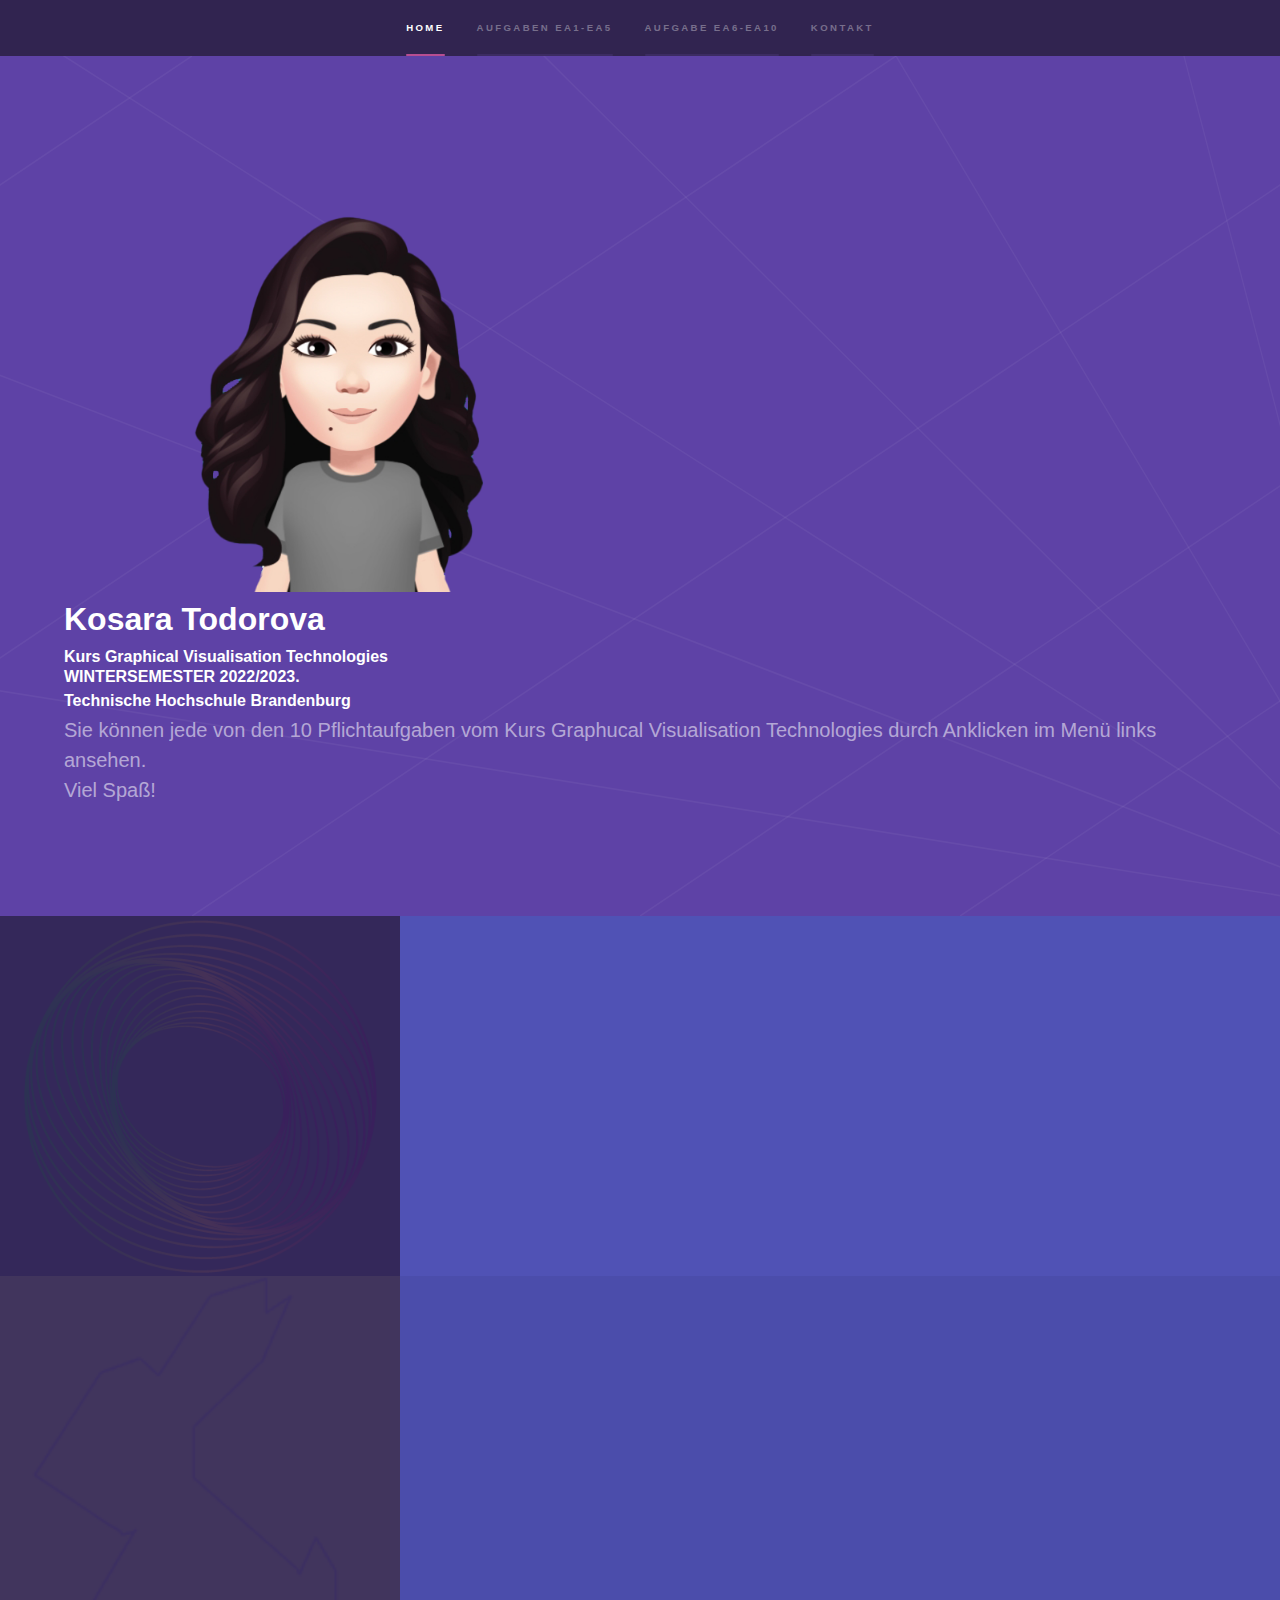
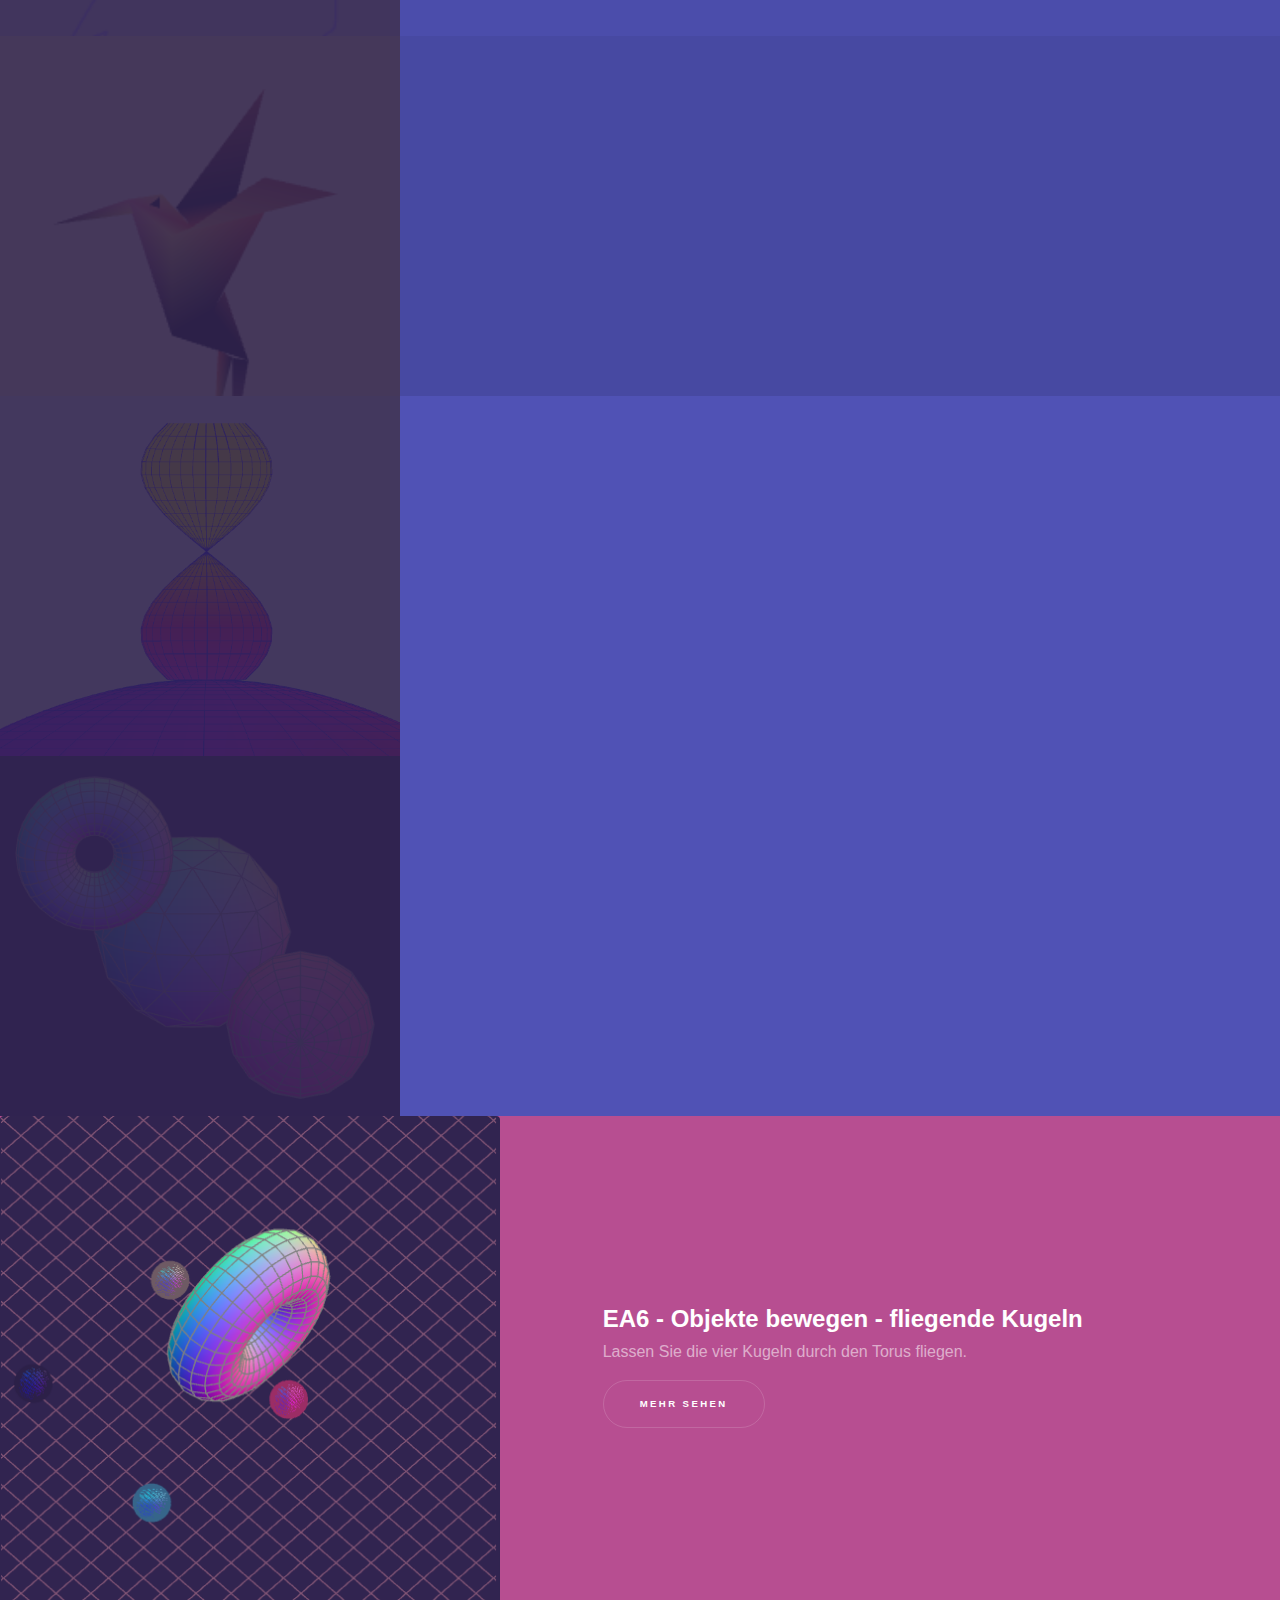
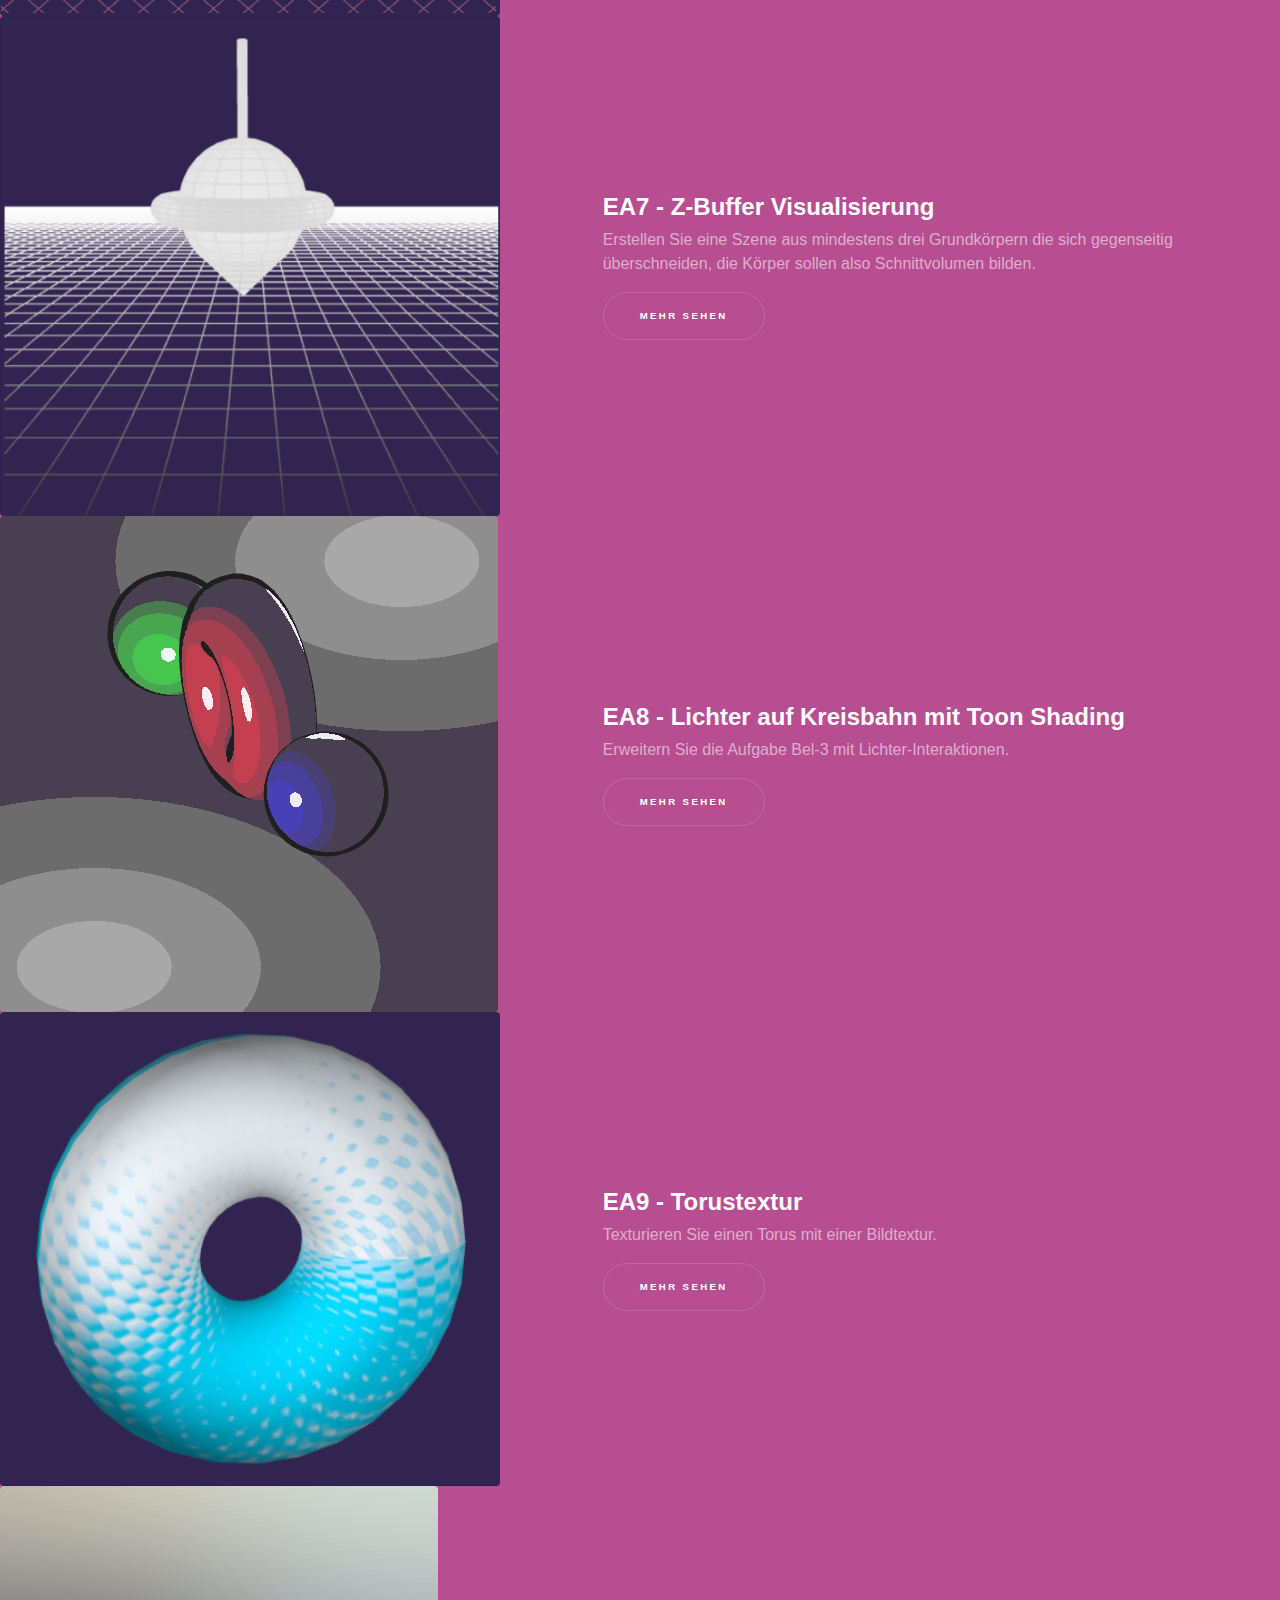
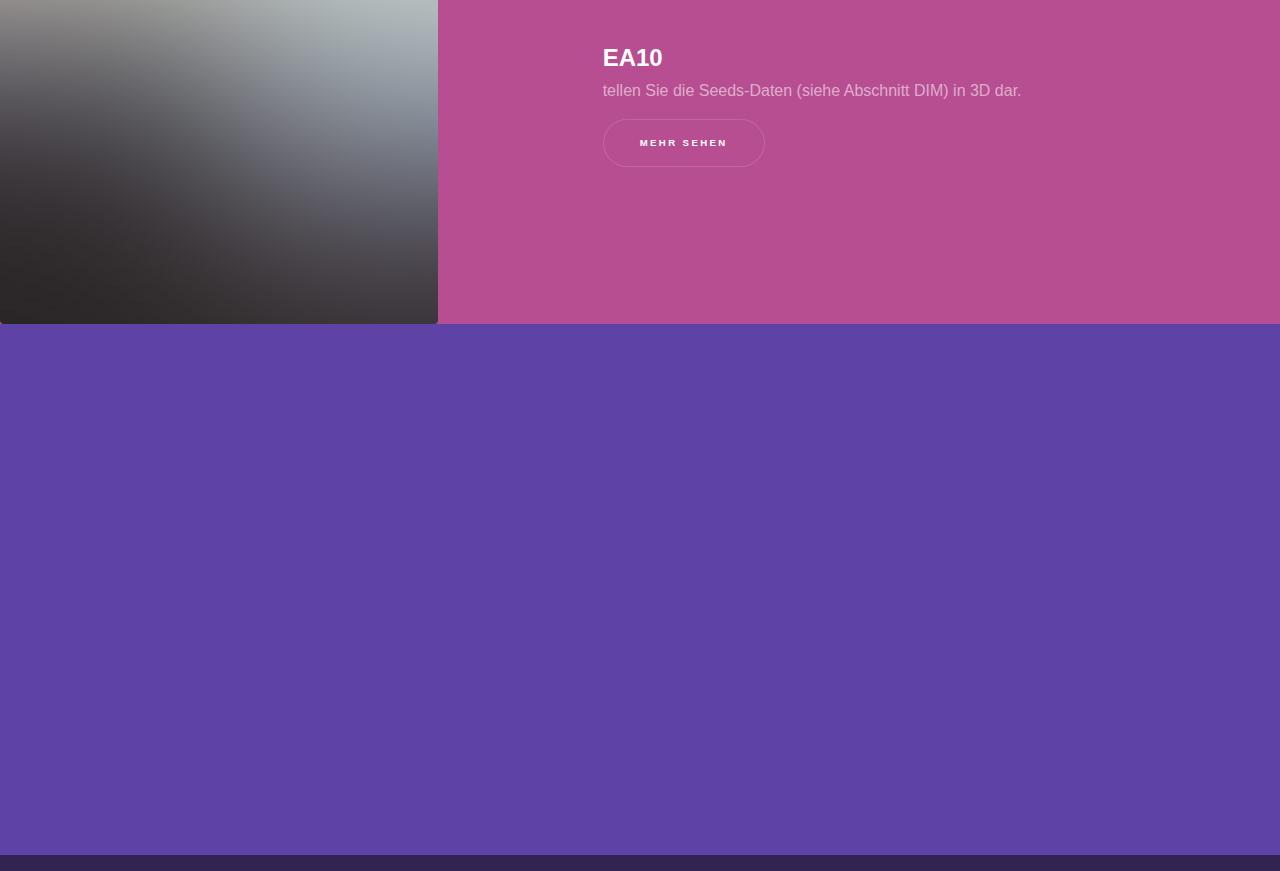
<file: index.html>
<!DOCTYPE HTML>
<html>
	<head>
		<title>Kosara Todorova</title>
		<meta charset="utf-8" />
		<meta name="viewport" content="width=device-width, initial-scale=1, user-scalable=no" />
		<link rel="stylesheet" href="assets/css/main.css" />
		<noscript><link rel="stylesheet" href="assets/css/noscript.css" /></noscript>
	</head>
	<body class="is-preload">
<!--comment-->
			<section id="sidebar">
				<div class="inner">
					<nav>
						<ul>
							<li><a href="#intro">Home</a></li>
							<li><a href="#one">Aufgaben EA1-EA5</a></li>
							<li><a href="#two">Aufgabe EA6-EA10</a></li>
							<li><a href="#three">Kontakt</a></li>
						</ul>
					</nav>
				</div>
			</section>

			<div id="wrapper">

				<!-- Intro -->
					<section id="intro" class="wrapper style1 fullscreen fade-up">
						<div class="inner">
							<a href="#" class="image"></a><img src="images/me.png" width=50% align="top"/></a>
							<h1>Kosara Todorova</h1>
							
							<h3>Kurs Graphical Visualisation Technologies<br />
									WINTERSEMESTER 2022/2023.</h3>
							<h3>Technische Hochschule Brandenburg</h3>
							<p>Sie können jede von den 10 Pflichtaufgaben vom Kurs Graphucal Visualisation Technologies durch Anklicken im Menü links ansehen.<br>
								Viel Spaß!</p>
							<!--
							<ul class="actions">
								<li><a href="#one" class="button scrolly">Learn more</a></li>
							</ul> 
						-->
						</div>
					</section>

				<!-- One -->
					<section id="one" class="wrapper style2 spotlights">
						<section>
							<a href="#" class="image"><img src="images/01.png" alt="" data-position="center center" /></a>
							<div class="content">
								<div class="inner">
									<h2>EA1 - Animierte Scheibe</h2>
									<p>Implementieren Sie eine sich drehende 2D-Scheibe aus Einzelbildern, welche Sie mit JavaScript laden und in einem <img> Image-Element zeigen (nicht im Canvas).</p>
									<ul class="actions">
										<li><a href="ea1.html" class="button">mehr sehen</a></li>
									</ul>
								</div>
							</div>
						</section>
						<section>
							<a href="#" class="image"><img src="images/ea2.png" alt="" data-position="top center" /></a>
							<div class="content">
								<div class="inner">
									<h2>EA2 - 2D-Geometrie</h2>
									<p>Erstellen Sie eine eigene 2D-Geometrie aus Linien (etwa 30 Vertices).</p>
									<ul class="actions">
										<li><a href="generic.html" class="button">mehr sehen</a></li>
									</ul>
								</div>
							</div>
						</section>
						<section>
							<a href="#" class="image"><img src="images/bird2.png" alt="" data-position="25% 25%" /></a>
							<div class="content">
								<div class="inner">
									<h2>EA3 - Farbig gefüllte 2D Geometrie</h2>
									<p>Kolorieren Sie eine eigene 2D-Geometrie indem Sie nun Dreiecke (keine Linien) erzeugen.</p>
									<ul class="actions">
										<li><a href="ea3.html" class="button">Mehr sehen</a></li>
									</ul>
								</div>
							</div>
						</section>
						<section>
							<a href="#" class="image"><img src="images/hourglas.png" alt="" data-position="top center" /></a>
							<div class="content">
								<div class="inner">
									<h2>EA4 - Parametrisierte Flächen</h2>
									<p>Erzeugen Sie zwei neue parametrisierte kolorisierte Flächen. </p>
									<ul class="actions">
										<li><a href="ea4.html" class="button">Mehr sehen</a></li>
									</ul>
								</div>
							</div>
						</section>
						<section>
							<a href="#" class="image"><img src="images/ea5.png" alt="" data-position="top center" /></a>
							<div class="content">
								<div class="inner">
									<h2>EA5 - Kamerabewegung</h2>
									<p>Kamerabewegung in einer Szene mit einem rekursivem Kugel-Modell.</p>
									<ul class="actions">
										<li><a href="ea5.html" class="button">Mehr sehen</a></li>
									</ul>
								</div>
							</div>
						</section>
					</section>

				<!-- Two -->
					<section id="two" class="wrapper style3 fade-up">
						<section>
							<a href="#" class="image"><img src="images/ea6.png" alt="" data-position="center center" id="sec1" width="500px" height="500"/></a>
							<div class="content">
								<div class="inner">
									<h2>EA6 - Objekte bewegen - fliegende Kugeln</h2>
									<p>Lassen Sie die vier Kugeln durch den Torus fliegen.</p>
									<ul class="actions">
										<li><a href="ea6/ea6.html" class="button">mehr sehen</a></li>
									</ul>
								</div>
							</div>
						</section>
						<section>
							<a href="#" class="image"><img src="images/ea7.png" alt="" data-position="center center" id="sec2" width="500px" height="500" /></a>
							<div class="content">
								<div class="inner">
									<h2>EA7 - Z-Buffer Visualisierung</h2>
									<p>Erstellen Sie eine Szene aus mindestens drei Grundkörpern die sich gegenseitig überschneiden, die Körper sollen also Schnittvolumen bilden.</p>
									<ul class="actions">
										<li><a href="ea7/ea7.html" class="button">mehr sehen</a></li>
									</ul>
								</div>
							</div>
						</section>
						<section>
							<a href="#" class="image"><img src="images/ea8.png" alt="" data-position="25% 25%" /></a>
							<div class="content">
								<div class="inner">
									<h2>EA8 - Lichter auf Kreisbahn mit Toon Shading</h2>
									<p>Erweitern Sie die Aufgabe Bel-3 mit Lichter-Interaktionen.</p>
									<ul class="actions">
										<li><a href="ea8/ea8.html" class="button">Mehr sehen</a></li>
									</ul>
								</div>
							</div>
						</section>
						<section>
							<a href="#" class="image"><img src="images/ea9.png" alt="" data-position="25% 25%" /></a>
							<div class="content">
								<div class="inner">
									<h2>EA9 - Torustextur</h2>
									<p>Texturieren Sie einen Torus mit einer Bildtextur.</p>
									<ul class="actions">
										<li><a href="ea9/ea9.html" class="button">Mehr sehen</a></li>
									</ul>
								</div>
							</div>
						</section>
						<section>
							<a href="#" class="image"><img src="images/pic03.jpg" alt="" data-position="25% 25%" /></a>
							<div class="content">
								<div class="inner">
									<h2>EA10</h2>
									<p>tellen Sie die Seeds-Daten (siehe Abschnitt DIM) in 3D dar.</p>
									<ul class="actions">
										<li><a href="ea10/ea10.html" class="button">Mehr sehen</a></li>
									</ul>
								</div>
							</div>
						</section>
						
					</section>

				<!-- Three -->
					<section id="three" class="wrapper style1 fade-up">
						<div class="inner">
							<h2>Kontakt</h2>
							<div class="split style1">
								<section>
									<form method="post" action="#">
										<div class="fields">
											<div class="field half">
												<label for="name">Name</label>
												<input type="text" name="name" id="name" />
											</div>
											<div class="field half">
												<label for="email">Email</label>
												<input type="text" name="email" id="email" />
											</div>
											<div class="field">
												<label for="message">Nachricht</label>
												<textarea name="message" id="message" rows="5"></textarea>
											</div>
										</div>
										<ul class="actions">
											<li><a href="mailto:kosara.todorova28@gmail.com" class="button submit">Nachricht senden</a></li>
										</ul>
									</form>
								</section>
								<section>
									<ul class="contact">
										<li>
											<h3>Address</h3>
											<span>Georgi Raychev 3<br />
											Stara Zagora, 6000 <br />
											Bulgaria</span>
										</li>
										<li>
											<h3>Email</h3>
											<a href="#">kosara.todorova28@gmail.com</a>
										</li>
										<li>
											<h3>Phone</h3>
											<span>(000) 000-0000</span>
										</li>
										<li>
											<h3>Social</h3>
											<ul class="icons">
												<!--<li><a href="#" class="icon brands fa-twitter"><span class="label">Twitter</span></a></li>
												<li><a href="#" class="icon brands fa-facebook-f"><span class="label">Facebook</span></a></li>-->
												<li><a href="https://github.com/kotodorova/kotodorova.github.io" class="icon brands fa-github"><span class="label">GitHub</span></a></li>
												<li><a href="https://www.instagram.com/kossaratodorova" class="icon brands fa-instagram"><span class="label">Instagram</span></a></li>
												<li><a href="https://www.linkedin.com/in/ktodorova28/" class="icon brands fa-linkedin-in"><span class="label">LinkedIn</span></a></li>
											</ul>
										</li>
									</ul>
								</section>
							</div>
						</div>
					</section>

			</div>

		<!-- Scripts -->
			<script src="assets/js/jquery.min.js"></script>
			<script src="assets/js/jquery.scrollex.min.js"></script>
			<script src="assets/js/jquery.scrolly.min.js"></script>
			<script src="assets/js/browser.min.js"></script>
			<script src="assets/js/breakpoints.min.js"></script> <!--breakpoints-->
			<script src="assets/js/util.js"></script>
			<script src="assets/js/main.js"></script>

	</body>
</html>
</file>
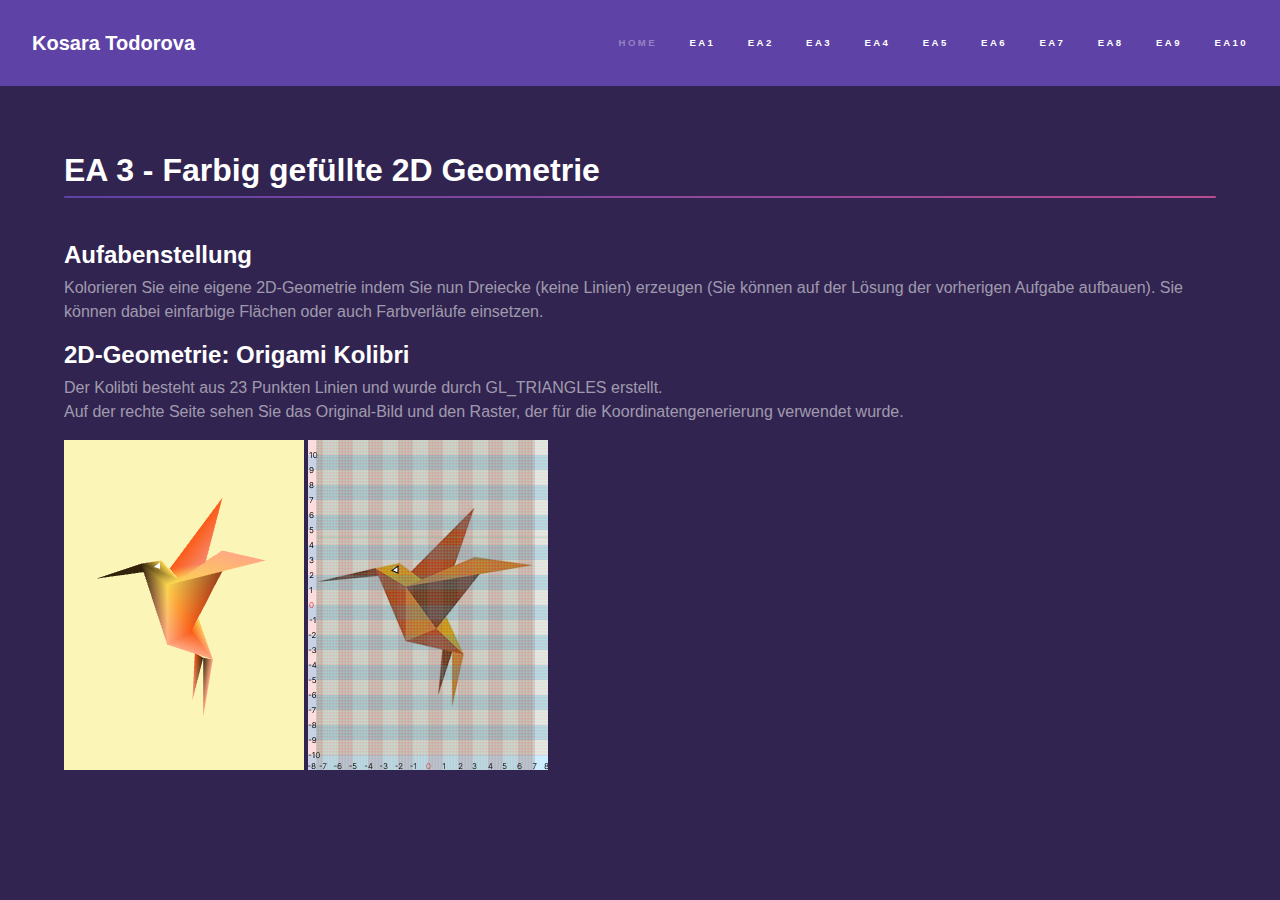
<file: ea3.html>
<!DOCTYPE HTML>

<html>
	<head>
		<title>Kosara Todorova</title>
		<meta charset="utf-8" />
		<meta name="viewport" content="width=device-width, initial-scale=1, user-scalable=no" />
		<link rel="stylesheet" href="assets/css/main.css" />
		<noscript><link rel="stylesheet" href="assets/css/noscript.css" /></noscript>
	</head>
	<body class="is-preload">

		<!-- Header -->
			<header id="header">
				<a href="https://kotodorova.github.io/index.html" class="title">Kosara Todorova</a>
				<nav>
					<ul>
						<li><a href="https://kotodorova.github.io/index.html">Home</a></li>
						<li><a href="https://kotodorova.github.io/ea1.html" class="active">EA1</a></li>
						<li><a href="https://kotodorova.github.io/generic.html" class="active">EA2</a></li>
						<li><a href="https://kotodorova.github.io/ea3.html" class="active">EA3</a></li>
						<li><a href="https://kotodorova.github.io/ea4.html" class="active">EA4</a></li>
						<li><a href="https://kotodorova.github.io/ea5.html" class="active">EA5</a></li>
						<li><a href="https://kotodorova.github.io/ea6/ea6.html" class="active">EA6</a></li>
						<li><a href="https://kotodorova.github.io/ea7/ea7.html" class="active">EA7</a></li>
						<li><a href="https://kotodorova.github.io/ea8/ea8.html" class="active">EA8</a></li>
						<li><a href="https://kotodorova.github.io/ea9/ea9.html" class="active">EA9</a></li>
						<li><a href="https://kotodorova.github.io/ea10/ea10.html" class="active">EA10</a></li>
					</ul>
				</nav>
			</header>

		<!-- Wrapper -->
			<div id="wrapper">

				<!-- Main -->
					<section id="main" class="wrapper">
						<div class="inner">
							<h1 class="major">EA 3 - Farbig gefüllte 2D Geometrie</h1>
							
							<h2>Aufabenstellung</h2>
							<p>Kolorieren Sie eine eigene 2D-Geometrie indem Sie nun Dreiecke (keine Linien) erzeugen (Sie können auf der Lösung der vorherigen Aufgabe aufbauen). Sie können dabei einfarbige Flächen oder auch Farbverläufe einsetzen.</p>
							<h2>2D-Geometrie: Origami Kolibri </h2>
							<p>Der Kolibti besteht aus 23 Punkten Linien und wurde durch GL_TRIANGLES erstellt. <br>
							Auf der rechte Seite sehen Sie das Original-Bild und den Raster, der für die Koordinatengenerierung verwendet wurde.</p>
							<canvas id="myCanvas" width="240" height="330" ></canvas>
							<span><img src="images/bird.png" width="240" height="330" alt="" /></span>
						</div>
					</section>

			</div>

		<!-- Footer -->
	

		<!-- Scripts -->
			<script src="assets/js/jquery.min.js"></script>
			<script src="assets/js/jquery.scrollex.min.js"></script>
			<script src="assets/js/jquery.scrolly.min.js"></script>
			<script src="assets/js/browser.min.js"></script>
			<script src="assets/js/breakpoints.min.js"></script>
			<script src="assets/js/util.js"></script>
			<script src="assets/js/main.js"></script>
			<script src="assets/js/ea3.js"></script>

	</body>
</html>
</file>
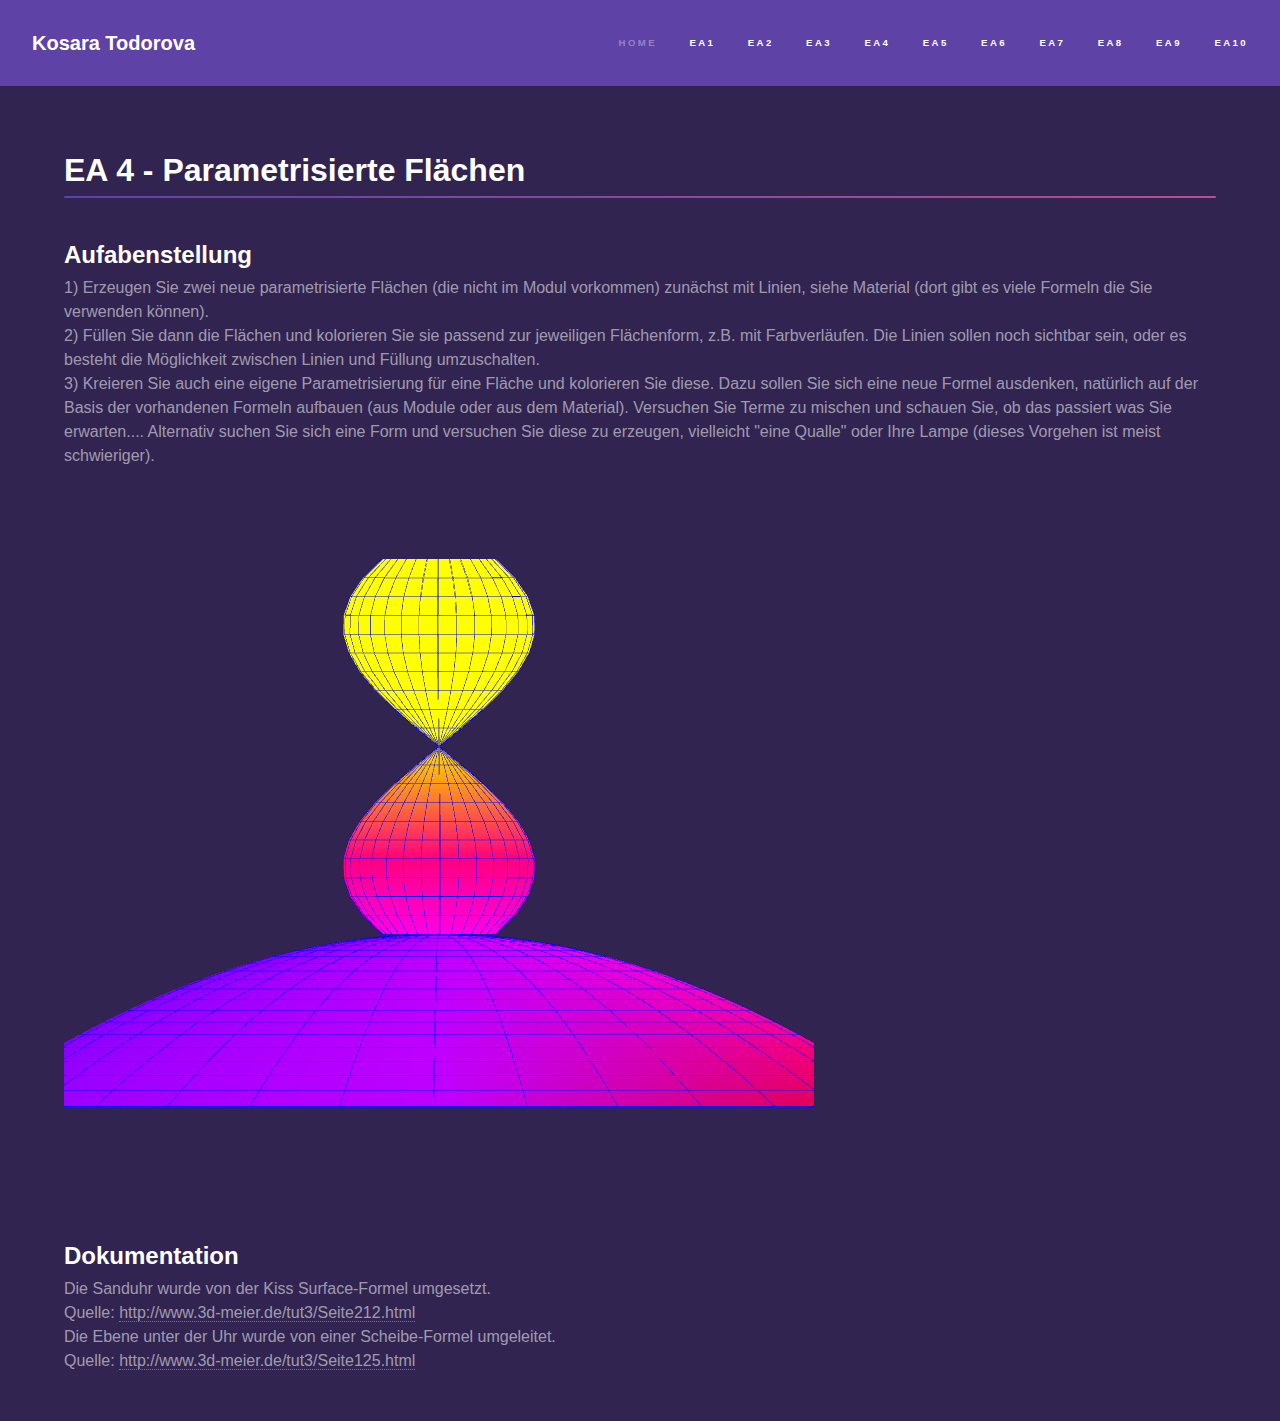
<file: ea4.html>
<!DOCTYPE HTML>

<html>
	<head>
		<title>Kosara Todorova</title>
		<meta charset="utf-8" />
		<meta name="viewport" content="width=device-width, initial-scale=1, user-scalable=no" />
		<link rel="stylesheet" href="assets/css/main.css" />
		<noscript><link rel="stylesheet" href="assets/css/noscript.css" /></noscript>
	</head>
	<body class="is-preload">

		<!-- Header -->
			<header id="header">
				<a href="https://kotodorova.github.io/index.html" class="title">Kosara Todorova</a>
				<nav>
					<ul>
						<li><a href="https://kotodorova.github.io/index.html">Home</a></li>
						<li><a href="https://kotodorova.github.io/ea1.html" class="active">EA1</a></li>
						<li><a href="https://kotodorova.github.io/generic.html" class="active">EA2</a></li>
						<li><a href="https://kotodorova.github.io/ea3.html" class="active">EA3</a></li>
						<li><a href="https://kotodorova.github.io/ea4.html" class="active">EA4</a></li>
						<li><a href="https://kotodorova.github.io/ea5.html" class="active">EA5</a></li>
						<li><a href="https://kotodorova.github.io/ea6/ea6.html" class="active">EA6</a></li>
						<li><a href="https://kotodorova.github.io/ea7/ea7.html" class="active">EA7</a></li>
						<li><a href="https://kotodorova.github.io/ea8/ea8.html" class="active">EA8</a></li>
						<li><a href="https://kotodorova.github.io/ea9/ea9.html" class="active">EA9</a></li>
						<li><a href="https://kotodorova.github.io/ea10/ea10.html" class="active">EA10</a></li>
					</ul>
				</nav>
			</header>

		<!-- Wrapper -->
			<div id="wrapper">

				<!-- Main -->
					<section id="main" class="wrapper">
						<div class="inner">
							<h1 class="major">EA 4 - Parametrisierte Flächen</h1>
							
							<h2>Aufabenstellung</h2>
							<p>1) Erzeugen Sie zwei neue parametrisierte Flächen (die nicht im Modul vorkommen) zunächst mit Linien, siehe Material (dort gibt es viele Formeln die Sie verwenden können). <br>

								2) Füllen Sie dann die Flächen und kolorieren Sie sie passend zur jeweiligen Flächenform, z.B. mit Farbverläufen. Die Linien sollen noch sichtbar sein, oder es besteht die Möglichkeit zwischen Linien und Füllung umzuschalten. <br>
								
								3) Kreieren Sie auch eine eigene Parametrisierung für eine Fläche und kolorieren Sie diese. Dazu sollen Sie sich eine neue Formel ausdenken, natürlich auf der Basis der 
								vorhandenen Formeln aufbauen (aus Module oder aus dem Material). Versuchen Sie Terme zu mischen und schauen Sie, ob das passiert was Sie erwarten.... Alternativ suchen Sie
								sich eine Form und versuchen Sie diese zu erzeugen, vielleicht "eine Qualle" oder Ihre Lampe (dieses Vorgehen ist meist schwieriger).</p>
								<canvas id="canvas" width="750" height="750" ></canvas>
								<h2>Dokumentation</h2>
							<p>Die Sanduhr wurde von der Kiss Surface-Formel umgesetzt.<br>
							Quelle: <a href="http://www.3d-meier.de/tut3/Seite212.html" target="_blank">http://www.3d-meier.de/tut3/Seite212.html</a><br>
							Die Ebene unter der Uhr wurde von einer Scheibe-Formel umgeleitet. <br>
							Quelle: <a href="http://www.3d-meier.de/tut3/Seite125.html" target="_blank">http://www.3d-meier.de/tut3/Seite125.html</a></p>
						</div>
					</section>
			</div>
			<script>
				// Get the WebGL context.
				var canvas = document.getElementById('canvas');
				var gl = canvas.getContext('experimental-webgl');
	
				// Pipeline setup.
				gl.clearColor(0.192,0.141,0.314, 1);
				// Backface culling.
	
				gl.enable(gl.DEPTH_TEST);
				gl.depthFunc(gl.LEQUAL);
	
				// Compile vertex shader. 
				var vsSource = '' + 
					'attribute vec3 pos;' + 
					'attribute vec4 col;' + 
					'varying vec4 color;' + 
					'void main(){' + 'color = col;' + 
					'gl_Position = vec4(pos, 1);' +
					'}';
				var vs = gl.createShader(gl.VERTEX_SHADER);
				gl.shaderSource(vs, vsSource);
				gl.compileShader(vs);
	
				// Compile fragment shader.
				fsSouce = 'precision mediump float;' + 
					'varying vec4 color;' + 
					'void main() {' + 
					'gl_FragColor = color;' + 
					'}';
				var fs = gl.createShader(gl.FRAGMENT_SHADER);
				gl.shaderSource(fs, fsSouce);
				gl.compileShader(fs);
	
				// Link shader together into a program.
				var prog = gl.createProgram();
				gl.attachShader(prog, vs);
				gl.attachShader(prog, fs);
				gl.bindAttribLocation(prog, 0, "pos");
				gl.linkProgram(prog);
				gl.useProgram(prog);
	
				//  Vertex data.Positions, index data.
				var vertices, indicesLinies, indicesTris;
				// Draw:
				createVertexDataForDrawHourglas();
	
				// Setup position vertex buffer object.
				var vboPos = gl.createBuffer();
				gl.bindBuffer(gl.ARRAY_BUFFER, vboPos);
				gl.bufferData(gl.ARRAY_BUFFER,
					vertices, gl.STATIC_DRAW);
				// Bind vertex buffer to attribute variable.
				var posAttrib = gl.getAttribLocation(prog, 'pos');
				gl.vertexAttribPointer(posAttrib, 3,
					gl.FLOAT, false, 28, 0);
				gl.enableVertexAttribArray(posAttrib);
	
				// Setup constant color.
				//3|4|5-6|2|4|5-3|5|2-5|7|8|9-0|6|3...
				var colAttrib = gl.getAttribLocation(prog, 'col');
	
				// Setup index buffer object for Lines
				var iboLines = gl.createBuffer();
				gl.bindBuffer(gl.ELEMENT_ARRAY_BUFFER, iboLines);
				gl.bufferData(gl.ELEMENT_ARRAY_BUFFER,
					indicesLinies, gl.STATIC_DRAW);
				iboLines.numberOfElements = indicesLinies.length;
				gl.bindBuffer(gl.ELEMENT_ARRAY_BUFFER, null);
	
				var iboTris = gl.createBuffer();
				gl.bindBuffer(gl.ELEMENT_ARRAY_BUFFER, iboTris);
				gl.bufferData(gl.ELEMENT_ARRAY_BUFFER,
					indicesTris, gl.STATIC_DRAW);
				iboTris.numberOfElements = indicesTris.length;
				gl.bindBuffer(gl.ELEMENT_ARRAY_BUFFER, null);
	
				// Clear framebuffer and render primitives.
				gl.clear(gl.COLOR_BUFFER_BIT);
	
				gl.vertexAttribPointer(colAttrib, 4,
					gl.FLOAT, false, 28, 12);
				gl.enableVertexAttribArray(colAttrib);
				gl.bindBuffer(gl.ELEMENT_ARRAY_BUFFER, iboTris);
				gl.drawElements(gl.TRIANGLES,
					iboTris.numberOfElements, gl.UNSIGNED_SHORT, 0);
				gl.disableVertexAttribArray(colAttrib);
	
				gl.vertexAttrib4f(colAttrib, 0, 0, 1, 1);
				gl.bindBuffer(gl.ELEMENT_ARRAY_BUFFER, iboLines);
				gl.drawElements(gl.LINES,
					iboLines.numberOfElements, gl.UNSIGNED_SHORT, 0);
	
	
				function createVertexDataForDrawHourglas(){
					var n = 32;
					var m = 20;
					// Positions.
					var verticesCountOfOneObject = (n+1)*(m+1)
					vertices = new Float32Array(3*(4+3)*verticesCountOfOneObject);
					// Index data for Linestrip.
					indicesLinies = new Uint16Array(2 * 3 * 2 * n * m);
					indicesTris = new Uint16Array(3 * 3 * 2 * n * m);
					
					//Data for the Surface under the hourglas
					var dt = 2*Math.PI/n; // calculates the steps size, through angle for one part of the object
					var dr = 1/m;
					// Counter for entries in index array.
					var iIndex = 0;
					var iTris = 0;
	
					// Loop angle t.
					for(var i=0, t=Math.PI/17; i <= n; i++, t += dt) { 
	
						// Loop radius r.
						for(var j=0, r=0; j <= m; j++, r += dr){
	
							var iVertex = i*(m+1) + j;
	
							// http://www.3d-meier.de/tut3/Seite125.html
							var x = 1.28*r * Math.cos(t); 
							var y = -1.2 + Math.cos(r);
							var z = 1+r * Math.sin(t);
	
							// Set vertex positions.
							vertices[iVertex * 7] = x;
							vertices[iVertex * 7 + 1] = y;
							vertices[iVertex * 7 + 2] = z;
	
							// Farbe:
							vertices[iVertex * 7 + 3] = t / (2*Math.PI);
							vertices[iVertex * 7 + 4] = 1.5*y;
							vertices[iVertex * 7 + 5] = 1+y*x;
							vertices[iVertex * 7 + 6] = 1;
	
							// Line on beam.
							if(j>0 && i>0){
								indicesLinies[iIndex++] = iVertex - 1;
								indicesLinies[iIndex++] = iVertex;
							}
	
							// Line on ring.
							if(j>0 && i>0){
								indicesLinies[iIndex++] = iVertex-(m+1);
								indicesLinies[iIndex++] = iVertex;
							}
	
							//The different surfaces
							if(j>0 && i>0){
								indicesTris[iTris++] = iVertex;
								indicesTris[iTris++] = iVertex - 1;
								indicesTris[iTris++] = iVertex - (m+1);
								
								indicesTris[iTris++] = iVertex - 1;
								indicesTris[iTris++] = iVertex - (m+1) - 1;
								indicesTris[iTris++] = iVertex - (m+1);
							}
						}
					}
				//Data changes for the houtglas
					var dr = 2/m;
	
				   // Loop angle t.
		 for(var i=0, t=Math.PI/17; i <= n; i++, t += dt) {
	
	// Loop radius r.
	for(var j=0, r=-1; j <= m; j++, r += dr){
	
		var iVertex = verticesCountOfOneObject + i*(m+1) + j;
		
		//http://www.3d-meier.de/tut3/Seite212.html wird für ein Hourglass benutzt
		//var x = 0.95*Math.pow(r, 2)*Math.cos(t);
		var x = 0.95*(0.35-Math.cos(r)) * Math.sin(r)*Math.cos(t);
		var y = 0.3 - (r/2.0); //will be placed over the surface
		var z = Math.pow(r, 2) * Math.sqrt((1-r)/4.0)*Math.sin(t);
	
		// Set vertex positions.
		vertices[iVertex * 7] = x;
		vertices[iVertex * 7 + 1] = y;
		vertices[iVertex * 7 + 2] = z;
	
		// Farbe:
		vertices[iVertex * 7 + 3] = (y+1.1)*4*t/(Math.PI*2);
		vertices[iVertex * 7 + 4] = y*3;
		vertices[iVertex * 7 + 5] = 0.5-2*y;
		vertices[iVertex * 7 + 6] = 5;
	
		// Line on beam.
		if(j>0 && i>0){
			indicesLinies[iIndex++] = iVertex - 1;
			indicesLinies[iIndex++] = iVertex;
		}
	
		// Line on ring.
		if(j>0 && i>0){
			indicesLinies[iIndex++] = iVertex-(m+1);
			indicesLinies[iIndex++] = iVertex;
		}
	
		//The different surfaces
		if(j>0 && i>0){
			indicesTris[iTris++] = iVertex;
			indicesTris[iTris++] = iVertex - 1;
			indicesTris[iTris++] = iVertex - (m+1);
			
			indicesTris[iTris++] = iVertex - 1;
			indicesTris[iTris++] = iVertex - (m+1) - 1;
			indicesTris[iTris++] = iVertex - (m+1);
		}
	}
		}
				}
			</script>
		<!-- Scripts -->
			<script src="assets/js/jquery.min.js"></script>
			<script src="assets/js/jquery.scrollex.min.js"></script>
			<script src="assets/js/jquery.scrolly.min.js"></script>
			<script src="assets/js/browser.min.js"></script>
			<script src="assets/js/breakpoints.min.js"></script>
			<script src="assets/js/util.js"></script>
			<script src="assets/js/main.js"></script>
			
	</body>
</html>
</file>
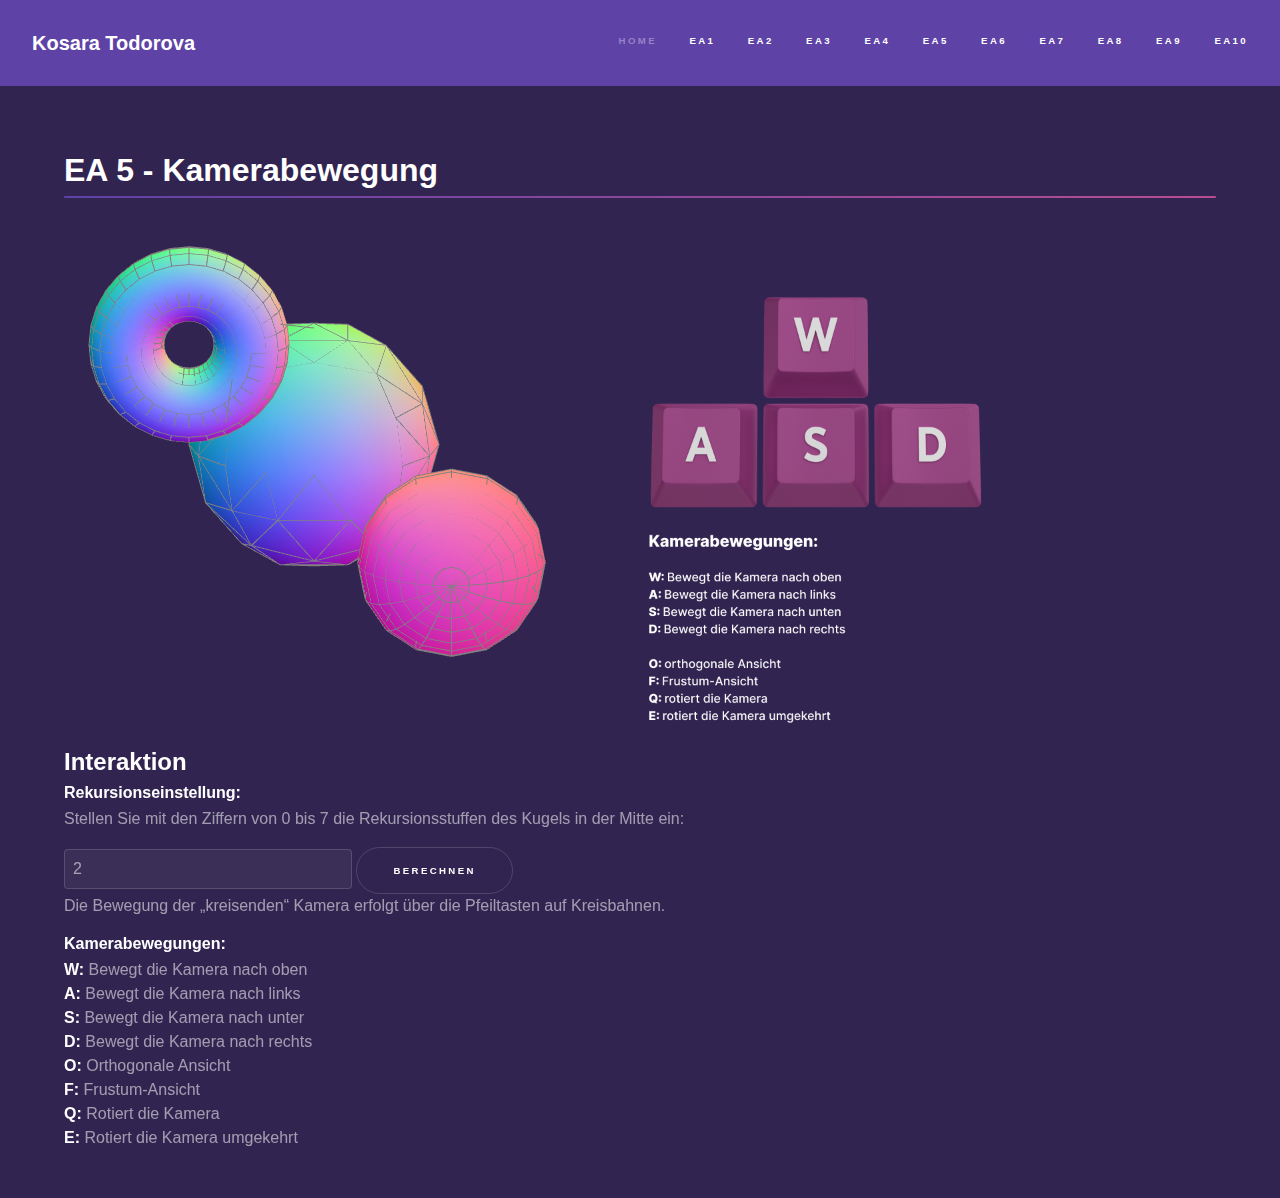
<file: ea5.html>
<!DOCTYPE html5>
<html>
	<head>
		<title>ESA5 - Kamerabewegung </title>
		
		<meta charset="utf-8" />
		<meta name="viewport" content="width=device-width, initial-scale=1, user-scalable=no" />
		<link rel="stylesheet" href="assets/css/main.css"/>
		<noscript><link rel="stylesheet" href="assets/css/noscript.css" /></noscript>
	</head>
	<body onload="app.start()" class="is-preload">
		<div class="wrapper">
			<header id="header">
				<a href="https://kotodorova.github.io/index.html" class="title">Kosara Todorova</a>
				<nav>
					<ul>
						<li><a href="https://kotodorova.github.io/index.html">Home</a></li>
						<li><a href="https://kotodorova.github.io/ea1.html" class="active">EA1</a></li>
						<li><a href="https://kotodorova.github.io/generic.html" class="active">EA2</a></li>
						<li><a href="https://kotodorova.github.io/ea3.html" class="active">EA3</a></li>
						<li><a href="https://kotodorova.github.io/ea4.html" class="active">EA4</a></li>
						<li><a href="https://kotodorova.github.io/ea5.html" class="active">EA5</a></li>
						<li><a href="https://kotodorova.github.io/ea6/ea6.html" class="active">EA6</a></li>
						<li><a href="https://kotodorova.github.io/ea7/ea7.html" class="active">EA7</a></li>
						<li><a href="https://kotodorova.github.io/ea8/ea8.html" class="active">EA8</a></li>
						<li><a href="https://kotodorova.github.io/ea9/ea9.html" class="active">EA9</a></li>
						<li><a href="https://kotodorova.github.io/ea10/ea10.html" class="active">EA10</a></li>
					</ul>
				</nav>
			</header>
<!-- Wrapper -->
<div id="wrapper">

	<!-- Main -->
		<section id="main" class="wrapper">
			<div class="inner">
				<h1 class="major">EA 5 - Kamerabewegung</h1>
					<canvas id="canvas5" width="500" height="500" class="col-10-xlarge"></canvas>
		<script src="assets/js/jquery.min.js"></script>
		<script src="assets/js/jquery.scrollex.min.js"></script>
		<script src="assets/js/jquery.scrolly.min.js"></script>
		<script src="assets/js/browser.min.js"></script>
		<script src="assets/js/breakpoints.min.js"></script>
		<script src="assets/js/gl-matrix.js"></script>
		<script src="assets/js/GVT_Src_vertexData_torus.js"></script>
		<script src="assets/js/GVT_Src_vertexData_ball.js"></script>
		<script src="assets/js/GVT_Src_vertexData_rec_sphare.js"></script>
		<script src="assets/js/еа5.js"></script>
		<script src="assets/js/util.js"></script>
		<script src="assets/js/main.js"></script>
		<script type="x-shader/x-vertex" id="vertexshader">
			
			attribute vec3 aPosition;
			attribute vec3 aNormal;

			uniform mat4 uPMatrix;
			uniform mat4 uMVMatrix;

			varying vec4 vColor;

			void main(){
				gl_Position = uPMatrix * uMVMatrix * vec4(aPosition, 1.0);
	
				vColor = vec4(aNormal.x, aNormal.y, aNormal.z, 1.0);
				vColor = (vColor + 1.0) / 2.0;
			}
		</script>
		<script type="x-shader/x-fragment" id="fragmentshader">
			precision mediump float;
			varying vec4 vColor;

			void main() {
				gl_FragColor = vColor;
			}
		</script>
		<span><img src="images/wasd-2.png" width="500" height="500" alt="" /></span>
		<div class="col-7-large">
					<h2>Interaktion</h2>
					<div class="card">

						<div class="card-content">
					<h3>Rekursionseinstellung:</h3>
					<p>Stellen Sie mit den Ziffern von 0 bis 7 die Rekursionsstuffen des Kugels in der Mitte ein:</p>
					<div>
					<input type="number" id="rek" min="0" max="7" step="1" value="2" pattern="[0-7]*">
					<button id="rekBtn">Berechnen</button>
						</div>
						</div>
				<p>Die Bewegung der „kreisenden“ Kamera erfolgt über die Pfeiltasten auf Kreisbahnen.</p>
				<h3>Kamerabewegungen:</h3>
				<p><b>W:</b> Bewegt die Kamera nach oben<br>
				<b>A:</b> Bewegt die Kamera nach links<br>
				<b>S:</b> Bewegt die Kamera nach unter<br>
				<b>D:</b> Bewegt die Kamera nach rechts<br>
				<b>O:</b> Orthogonale Ansicht<br>
				<b>F:</b> Frustum-Ansicht<br>
				<b>Q:</b> Rotiert die Kamera<br>
				<b>E:</b> Rotiert die Kamera umgekehrt</p>
			</div>
		</div>
	</div>
		</section>
</div>
</body>
</html>
</file>
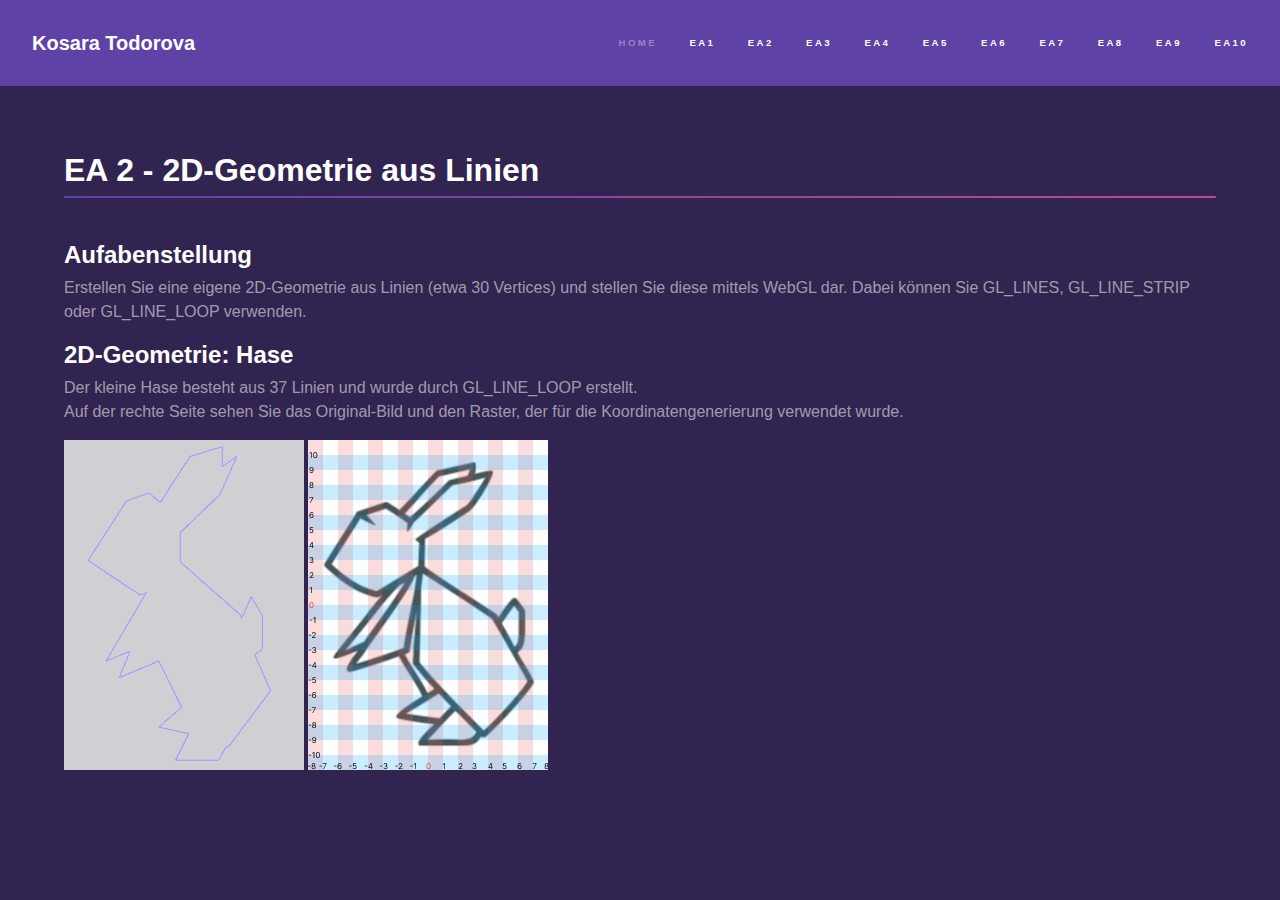
<file: generic.html>
<!DOCTYPE HTML>

<html>
	<head>
		<title>Kosara Todorova</title>
		<meta charset="utf-8" />
		<meta name="viewport" content="width=device-width, initial-scale=1, user-scalable=no" />
		<link rel="stylesheet" href="assets/css/main.css" />
		<noscript><link rel="stylesheet" href="assets/css/noscript.css" /></noscript>
	</head>
	<body class="is-preload">

		<!-- Header -->
			<header id="header">
				<a href="https://kotodorova.github.io/index.html" class="title">Kosara Todorova</a>
				<nav>
					<ul>
						<li><a href="https://kotodorova.github.io/index.html">Home</a></li>
						<li><a href="https://kotodorova.github.io/ea1.html" class="active">EA1</a></li>
						<li><a href="https://kotodorova.github.io/ea2.html" class="active">EA2</a></li>
						<li><a href="https://kotodorova.github.io/ea3.html" class="active">EA3</a></li>
						<li><a href="https://kotodorova.github.io/ea4.html" class="active">EA4</a></li>
						<li><a href="https://kotodorova.github.io/ea5.html" class="active">EA5</a></li>
						<li><a href="https://kotodorova.github.io/ea6/ea6.html" class="active">EA6</a></li>
						<li><a href="https://kotodorova.github.io/ea7/ea7.html" class="active">EA7</a></li>
						<li><a href="https://kotodorova.github.io/ea8/ea8.html" class="active">EA8</a></li>
						<li><a href="https://kotodorova.github.io/ea9/ea9.html" class="active">EA9</a></li>
						<li><a href="https://kotodorova.github.io/ea10/ea10.html" class="active">EA10</a></li>
					</ul>
				</nav>
			</header>

		<!-- Wrapper -->
			<div id="wrapper">

				<!-- Main -->
					<section id="main" class="wrapper">
						<div class="inner">
							<h1 class="major">EA 2 - 2D-Geometrie aus Linien</h1>
							
							<h2>Aufabenstellung</h2>
							<p>Erstellen Sie eine eigene 2D-Geometrie aus Linien (etwa 30 Vertices) und stellen Sie diese mittels WebGL dar. Dabei können Sie GL_LINES, GL_LINE_STRIP oder GL_LINE_LOOP verwenden.</p>
							<h2>2D-Geometrie: Hase </h2>
							<p>Der kleine Hase besteht aus 37 Linien und wurde durch GL_LINE_LOOP erstellt. <br>
							Auf der rechte Seite sehen Sie das Original-Bild und den Raster, der für die Koordinatengenerierung verwendet wurde.</p>
							<canvas id="myCanvas" width="240" height="330" ></canvas>
							<span><img src="images/bunny.png" width="240" height="330" alt="" /></span>
						</div>
					</section>

			</div>

		<!-- Footer -->
	

		<!-- Scripts -->
			<script src="assets/js/jquery.min.js"></script>
			<script src="assets/js/jquery.scrollex.min.js"></script>
			<script src="assets/js/jquery.scrolly.min.js"></script>
			<script src="assets/js/browser.min.js"></script>
			<script src="assets/js/breakpoints.min.js"></script>
			<script src="assets/js/util.js"></script>
			<script src="assets/js/main.js"></script>
			<script src="assets/js/ea2.js"></script>

	</body>
</html>
</file>
<file: assets/css/noscript.css>
/*
	Hyperspace by HTML5 UP
	html5up.net | @ajlkn
	Free for personal and commercial use under the CCA 3.0 license (html5up.net/license)
*/

/* Spotlights */

	.spotlights > section > .image:before {
		opacity: 0 !important;
	}

	.spotlights > section > .content > .inner {
		-moz-transform: none !important;
		-webkit-transform: none !important;
		-ms-transform: none !important;
		transform: none !important;
		opacity: 1 !important;
	}

/* Wrapper */

	.wrapper > .inner {
		opacity: 1 !important;
		-moz-transform: none !important;
		-webkit-transform: none !important;
		-ms-transform: none !important;
		transform: none !important;
	}

/* Sidebar */

	#sidebar > .inner {
		opacity: 1 !important;
	}

	#sidebar nav > ul > li {
		-moz-transform: none !important;
		-webkit-transform: none !important;
		-ms-transform: none !important;
		transform: none !important;
		opacity: 1 !important;
	}
</file>
<file: assets/css/main.css>
@import url(fontawesome-all.min.css);

/*
	Hyperspace by HTML5 UP
	html5up.net | @ajlkn
	Free for personal and commercial use under the CCA 3.0 license (html5up.net/license)
*/

html, body, div, span, applet, object,
iframe, h1, h2, h3, h4, h5, h6, p, blockquote,
pre, a, abbr, acronym, address, big, cite,
code, del, dfn, em, img, ins, kbd, q, s, samp,
small, strike, strong, sub, sup, tt, var, b,
u, i, center, dl, dt, dd, ol, ul, li, fieldset,
form, label, legend, table, caption, tbody,
tfoot, thead, tr, th, td, article, aside,
canvas, details, embed, figure, figcaption,
footer, header, hgroup, menu, nav, output, ruby,
section, summary, time, mark, audio, video {
	margin: 0;
	padding: 0;
	border: 0;
	font-size: 80%;
	font: inherit;
	vertical-align: baseline;}

article, aside, details, figcaption, figure,
footer, header, hgroup, menu, nav, section {
	display: block;}

body {
	line-height: 1;
}

ol, ul {
	list-style: none;
}

blockquote, q {
	quotes: none;
}

	blockquote:before, blockquote:after, q:before, q:after {
		content: '';
		content: none;
	}

table {
	border-collapse: collapse;
	border-spacing: 0;
}

body {
	-webkit-text-size-adjust: none;
}
#canvas5 {
	display: inline-block;
	margin: auto;
	padding: 0;
	border: none;
	width: 500px;
 	height: 500px;
  }
mark {
	background-color: transparent;
	color: inherit;
}

input::-moz-focus-inner {
	border: 0;
	padding: 0;
}

input, select, textarea {
	-moz-appearance: none;
	-webkit-appearance: none;
	-ms-appearance: none;
	appearance: none;
}

/* Basic */

	@-ms-viewport {
		width: device-width;
	}

	body {
		-ms-overflow-style: scrollbar;
	}

	@media screen and (max-width: 480px) {

		html, body {
			min-width: 320px;
		}

	}

	html {
		box-sizing: border-box;
	}

	*, *:before, *:after {
		box-sizing: inherit;
	}

	body {
		background: #312450;
	}

		body.is-preload *, body.is-preload *:before, body.is-preload *:after {
			-moz-animation: none !important;
			-webkit-animation: none !important;
			-ms-animation: none !important;
			animation: none !important;
			-moz-transition: none !important;
			-webkit-transition: none !important;
			-ms-transition: none !important;
			transition: none !important;
		}

/* Type */

	body, input, select, textarea {
		color: rgba(255, 255, 255, 0.55);
		font-family: Arial, Helvetica, sans-serif;
		font-size: 14pt;
		font-weight: normal;
		line-height: 1.5;
	}

		@media screen and (max-width: 1680px) {

			body, input, select, textarea {
				font-size: 13pt;
			}

		}

		@media screen and (max-width: 1280px) {

			body, input, select, textarea {
				font-size: 12pt;
			}

		}

		@media screen and (max-width: 360px) {

			body, input, select, textarea {
				font-size: 11pt;
			}

		}

	a {
		-moz-transition: color 0.2s ease, border-bottom-color 0.2s ease;
		-webkit-transition: color 0.2s ease, border-bottom-color 0.2s ease;
		-ms-transition: color 0.2s ease, border-bottom-color 0.2s ease;
		transition: color 0.2s ease, border-bottom-color 0.2s ease;
		border-bottom: dotted 1px rgba(255, 255, 255, 0.35);
		color: inherit;
		text-decoration: none;
	}

		a:hover {
			border-bottom-color: transparent;
			color: #ffffff;
		}

	strong, b {
		color: #ffffff;
		font-weight: bold;
	}

	em, i {
		font-style: italic;
	}

	p {
		margin: 0 0 1em 0;
	}

	h1, h2, h3, h4, h5, h6 {
		color: #ffffff;
		font-weight: bold;
		line-height: 1.25;
		margin: 0 0 0.25em 0;
	}

		h1 a, h2 a, h3 a, h4 a, h5 a, h6 a {
			color: inherit;
			text-decoration: none;
		}

	h1 {
		font-size: 2em;
	}

		h1.major {
			margin: 0 0 1.3em 0;
			position: relative;
			padding-bottom: 0.25em;
		}

			h1.major:after {
				background-image: -moz-linear-gradient(to right, #5e42a6, #b74e91);
				background-image: -webkit-linear-gradient(to right, #5e42a6, #b74e91);
				background-image: -ms-linear-gradient(to right, #5e42a6, #b74e91);
				background-image: linear-gradient(to right, #5e42a6, #b74e91);
				-moz-transition: max-width 0.2s ease;
				-webkit-transition: max-width 0.2s ease;
				-ms-transition: max-width 0.2s ease;
				transition: max-width 0.2s ease;
				border-radius: 0.2em;
				bottom: 0;
				content: '';
				height: 0.05em;
				position: absolute;
				right: 0;
				width: 100%;
			}

	h2 {
		font-size: 1.5em;
	}

	h3 {
		font-size: 1em;
	}

	h4 {
		font-size: 0.75em;
	}

	h5 {
		font-size: 0.65em;
	}

	h6 {
		font-size: 0.5em;
	}

	@media screen and (max-width: 736px) {

		h1 {
			font-size: 2em;
		}

		h2 {
			font-size: 1.5em;
		}
	
		h3 {
			font-size: 1em;
		}
	
		h4 {
			font-size: 0.75em;
		}
	
		h5 {
			font-size: 0.65em;
		}
	
		h6 {
			font-size: 0.5em;
		}

	}

	sub {
		font-size: 0.8em;
		position: relative;
		top: 0.5em;
	}

	sup {
		font-size: 0.8em;
		position: relative;
		top: -0.5em;
	}

	blockquote {
		border-left: solid 4px rgba(255, 255, 255, 0.15);
		font-style: italic;
		margin: 0 0 2em 0;
		padding: 0.5em 0 0.5em 2em;
	}

	code {
		background: rgba(255, 255, 255, 0.05);
		border-radius: 0.25em;
		border: solid 1px rgba(255, 255, 255, 0.15);
		font-family: "Courier New", monospace;
		font-size: 0.9em;
		margin: 0 0.25em;
		padding: 0.25em 0.65em;
	}

	pre {
		-webkit-overflow-scrolling: touch;
		font-family: "Courier New", monospace;
		font-size: 0.9em;
		margin: 0 0 2em 0;
	}

		pre code {
			display: block;
			line-height: 1.75em;
			padding: 1em 1.5em;
			overflow-x: auto;
		}

	hr {
		border: 0;
		border-bottom: solid 1px rgba(255, 255, 255, 0.15);
		margin: 2em 0;
	}

		hr.major {
			margin: 3em 0;
		}

	.align-left {
		text-align: left;
	}

	.align-center {
		text-align: center;
	}

	.align-right {
		text-align: right;
	}

/* Row */

	.row {
		display: flex;
		flex-wrap: wrap;
		box-sizing: border-box;
		align-items: stretch;
	}

		.row > * {
			box-sizing: border-box;
		}

		.row.gtr-uniform > * > :last-child {
			margin-bottom: 0;
		}

		.row.aln-left {
			justify-content: flex-start;
		}

		.row.aln-center {
			justify-content: center;
		}

		.row.aln-right {
			justify-content: flex-end;
		}

		.row.aln-top {
			align-items: flex-start;
		}

		.row.aln-middle {
			align-items: center;
		}

		.row.aln-bottom {
			align-items: flex-end;
		}

		.row > .imp {
			order: -1;
		}

		.row > .col-1 {
			width: 8.33333%;
		}

		.row > .off-1 {
			margin-left: 8.33333%;
		}

		.row > .col-2 {
			width: 16.66667%;
		}

		.row > .off-2 {
			margin-left: 16.66667%;
		}

		.row > .col-3 {
			width: 25%;
		}

		.row > .off-3 {
			margin-left: 25%;
		}

		.row > .col-4 {
			width: 33.33333%;
		}

		.row > .off-4 {
			margin-left: 33.33333%;
		}

		.row > .col-5 {
			width: 41.66667%;
		}

		.row > .off-5 {
			margin-left: 41.66667%;
		}

		.row > .col-6 {
			width: 50%;
		}

		.row > .off-6 {
			margin-left: 50%;
		}

		.row > .col-7 {
			width: 58.33333%;
		}

		.row > .off-7 {
			margin-left: 58.33333%;
		}

		.row > .col-8 {
			width: 66.66667%;
		}

		.row > .off-8 {
			margin-left: 66.66667%;
		}

		.row > .col-9 {
			width: 75%;
		}

		.row > .off-9 {
			margin-left: 75%;
		}

		.row > .col-10 {
			width: 83.33333%;
		}

		.row > .off-10 {
			margin-left: 83.33333%;
		}

		.row > .col-11 {
			width: 91.66667%;
		}

		.row > .off-11 {
			margin-left: 91.66667%;
		}

		.row > .col-12 {
			width: 100%;
		}

		.row > .off-12 {
			margin-left: 100%;
		}

		.row.gtr-0 {
			margin-top: 0;
			margin-left: 0em;
		}

			.row.gtr-0 > * {
				padding: 0 0 0 0em;
			}

			.row.gtr-0.gtr-uniform {
				margin-top: 0em;
			}

				.row.gtr-0.gtr-uniform > * {
					padding-top: 0em;
				}

		.row.gtr-25 {
			margin-top: 0;
			margin-left: -0.375em;
		}

			.row.gtr-25 > * {
				padding: 0 0 0 0.375em;
			}

			.row.gtr-25.gtr-uniform {
				margin-top: -0.375em;
			}

				.row.gtr-25.gtr-uniform > * {
					padding-top: 0.375em;
				}

		.row.gtr-50 {
			margin-top: 0;
			margin-left: -0.75em;
		}

			.row.gtr-50 > * {
				padding: 0 0 0 0.75em;
			}

			.row.gtr-50.gtr-uniform {
				margin-top: -0.75em;
			}

				.row.gtr-50.gtr-uniform > * {
					padding-top: 0.75em;
				}

		.row {
			margin-top: 0;
			margin-left: -1.5em;
		}

			.row > * {
				padding: 0 0 0 1.5em;
			}

			.row.gtr-uniform {
				margin-top: -1.5em;
			}

				.row.gtr-uniform > * {
					padding-top: 1.5em;
				}

		.row.gtr-150 {
			margin-top: 0;
			margin-left: -2.25em;
		}

			.row.gtr-150 > * {
				padding: 0 0 0 2.25em;
			}

			.row.gtr-150.gtr-uniform {
				margin-top: -2.25em;
			}

				.row.gtr-150.gtr-uniform > * {
					padding-top: 2.25em;
				}

		.row.gtr-200 {
			margin-top: 0;
			margin-left: -3em;
		}

			.row.gtr-200 > * {
				padding: 0 0 0 3em;
			}

			.row.gtr-200.gtr-uniform {
				margin-top: -3em;
			}

				.row.gtr-200.gtr-uniform > * {
					padding-top: 3em;
				}

		@media screen and (max-width: 1680px) {

			.row {
				display: flex;
				flex-wrap: wrap;
				box-sizing: border-box;
				align-items: stretch;
			}

				.row > * {
					box-sizing: border-box;
				}

				.row.gtr-uniform > * > :last-child {
					margin-bottom: 0;
				}

				.row.aln-left {
					justify-content: flex-start;
				}

				.row.aln-center {
					justify-content: center;
				}

				.row.aln-right {
					justify-content: flex-end;
				}

				.row.aln-top {
					align-items: flex-start;
				}

				.row.aln-middle {
					align-items: center;
				}

				.row.aln-bottom {
					align-items: flex-end;
				}

				.row > .imp-xlarge {
					order: -1;
				}

				.row > .col-1-xlarge {
					width: 8.33333%;
				}

				.row > .off-1-xlarge {
					margin-left: 8.33333%;
				}

				.row > .col-2-xlarge {
					width: 16.66667%;
				}

				.row > .off-2-xlarge {
					margin-left: 16.66667%;
				}

				.row > .col-3-xlarge {
					width: 25%;
				}

				.row > .off-3-xlarge {
					margin-left: 25%;
				}

				.row > .col-4-xlarge {
					width: 33.33333%;
				}

				.row > .off-4-xlarge {
					margin-left: 33.33333%;
				}

				.row > .col-5-xlarge {
					width: 41.66667%;
				}

				.row > .off-5-xlarge {
					margin-left: 41.66667%;
				}

				.row > .col-6-xlarge {
					width: 50%;
				}

				.row > .off-6-xlarge {
					margin-left: 50%;
				}

				.row > .col-7-xlarge {
					width: 58.33333%;
				}

				.row > .off-7-xlarge {
					margin-left: 58.33333%;
				}

				.row > .col-8-xlarge {
					width: 66.66667%;
				}

				.row > .off-8-xlarge {
					margin-left: 66.66667%;
				}

				.row > .col-9-xlarge {
					width: 75%;
				}

				.row > .off-9-xlarge {
					margin-left: 75%;
				}

				.row > .col-10-xlarge {
					width: 83.33333%;
				}

				.row > .off-10-xlarge {
					margin-left: 83.33333%;
				}

				.row > .col-11-xlarge {
					width: 91.66667%;
				}

				.row > .off-11-xlarge {
					margin-left: 91.66667%;
				}

				.row > .col-12-xlarge {
					width: 100%;
				}

				.row > .off-12-xlarge {
					margin-left: 100%;
				}

				.row.gtr-0 {
					margin-top: 0;
					margin-left: 0em;
				}

					.row.gtr-0 > * {
						padding: 0 0 0 0em;
					}

					.row.gtr-0.gtr-uniform {
						margin-top: 0em;
					}

						.row.gtr-0.gtr-uniform > * {
							padding-top: 0em;
						}

				.row.gtr-25 {
					margin-top: 0;
					margin-left: -0.375em;
				}

					.row.gtr-25 > * {
						padding: 0 0 0 0.375em;
					}

					.row.gtr-25.gtr-uniform {
						margin-top: -0.375em;
					}

						.row.gtr-25.gtr-uniform > * {
							padding-top: 0.375em;
						}

				.row.gtr-50 {
					margin-top: 0;
					margin-left: -0.75em;
				}

					.row.gtr-50 > * {
						padding: 0 0 0 0.75em;
					}

					.row.gtr-50.gtr-uniform {
						margin-top: -0.75em;
					}

						.row.gtr-50.gtr-uniform > * {
							padding-top: 0.75em;
						}

				.row {
					margin-top: 0;
					margin-left: -1.5em;
				}

					.row > * {
						padding: 0 0 0 1.5em;
					}

					.row.gtr-uniform {
						margin-top: -1.5em;
					}

						.row.gtr-uniform > * {
							padding-top: 1.5em;
						}

				.row.gtr-150 {
					margin-top: 0;
					margin-left: -2.25em;
				}

					.row.gtr-150 > * {
						padding: 0 0 0 2.25em;
					}

					.row.gtr-150.gtr-uniform {
						margin-top: -2.25em;
					}

						.row.gtr-150.gtr-uniform > * {
							padding-top: 2.25em;
						}

				.row.gtr-200 {
					margin-top: 0;
					margin-left: -3em;
				}

					.row.gtr-200 > * {
						padding: 0 0 0 3em;
					}

					.row.gtr-200.gtr-uniform {
						margin-top: -3em;
					}

						.row.gtr-200.gtr-uniform > * {
							padding-top: 3em;
						}

		}

		@media screen and (max-width: 1280px) {

			.row {
				display: flex;
				flex-wrap: wrap;
				box-sizing: border-box;
				align-items: stretch;
			}

				.row > * {
					box-sizing: border-box;
				}

				.row.gtr-uniform > * > :last-child {
					margin-bottom: 0;
				}

				.row.aln-left {
					justify-content: flex-start;
				}

				.row.aln-center {
					justify-content: center;
				}

				.row.aln-right {
					justify-content: flex-end;
				}

				.row.aln-top {
					align-items: flex-start;
				}

				.row.aln-middle {
					align-items: center;
				}

				.row.aln-bottom {
					align-items: flex-end;
				}

				.row > .imp-large {
					order: -1;
				}

				.row > .col-1-large {
					width: 8.33333%;
				}

				.row > .off-1-large {
					margin-left: 8.33333%;
				}

				.row > .col-2-large {
					width: 16.66667%;
				}

				.row > .off-2-large {
					margin-left: 16.66667%;
				}

				.row > .col-3-large {
					width: 25%;
				}

				.row > .off-3-large {
					margin-left: 25%;
				}

				.row > .col-4-large {
					width: 33.33333%;
				}

				.row > .off-4-large {
					margin-left: 33.33333%;
				}

				.row > .col-5-large {
					width: 41.66667%;
				}

				.row > .off-5-large {
					margin-left: 41.66667%;
				}

				.row > .col-6-large {
					width: 50%;
				}

				.row > .off-6-large {
					margin-left: 50%;
				}

				.row > .col-7-large {
					width: 58.33333%;
				}

				.row > .off-7-large {
					margin-left: 58.33333%;
				}

				.row > .col-8-large {
					width: 66.66667%;
				}

				.row > .off-8-large {
					margin-left: 66.66667%;
				}

				.row > .col-9-large {
					width: 75%;
				}

				.row > .off-9-large {
					margin-left: 75%;
				}

				.row > .col-10-large {
					width: 83.33333%;
				}

				.row > .off-10-large {
					margin-left: 83.33333%;
				}

				.row > .col-11-large {
					width: 91.66667%;
				}

				.row > .off-11-large {
					margin-left: 91.66667%;
				}

				.row > .col-12-large {
					width: 100%;
				}

				.row > .off-12-large {
					margin-left: 100%;
				}

				.row.gtr-0 {
					margin-top: 0;
					margin-left: 0em;
				}

					.row.gtr-0 > * {
						padding: 0 0 0 0em;
					}

					.row.gtr-0.gtr-uniform {
						margin-top: 0em;
					}

						.row.gtr-0.gtr-uniform > * {
							padding-top: 0em;
						}

				.row.gtr-25 {
					margin-top: 0;
					margin-left: -0.375em;
				}

					.row.gtr-25 > * {
						padding: 0 0 0 0.375em;
					}

					.row.gtr-25.gtr-uniform {
						margin-top: -0.375em;
					}

						.row.gtr-25.gtr-uniform > * {
							padding-top: 0.375em;
						}

				.row.gtr-50 {
					margin-top: 0;
					margin-left: -0.75em;
				}

					.row.gtr-50 > * {
						padding: 0 0 0 0.75em;
					}

					.row.gtr-50.gtr-uniform {
						margin-top: -0.75em;
					}

						.row.gtr-50.gtr-uniform > * {
							padding-top: 0.75em;
						}

				.row {
					margin-top: 0;
					margin-left: -1.5em;
				}

					.row > * {
						padding: 0 0 0 1.5em;
					}

					.row.gtr-uniform {
						margin-top: -1.5em;
					}

						.row.gtr-uniform > * {
							padding-top: 1.5em;
						}

				.row.gtr-150 {
					margin-top: 0;
					margin-left: -2.25em;
				}

					.row.gtr-150 > * {
						padding: 0 0 0 2.25em;
					}

					.row.gtr-150.gtr-uniform {
						margin-top: -2.25em;
					}

						.row.gtr-150.gtr-uniform > * {
							padding-top: 2.25em;
						}

				.row.gtr-200 {
					margin-top: 0;
					margin-left: -3em;
				}

					.row.gtr-200 > * {
						padding: 0 0 0 3em;
					}

					.row.gtr-200.gtr-uniform {
						margin-top: -3em;
					}

						.row.gtr-200.gtr-uniform > * {
							padding-top: 3em;
						}

		}

		@media screen and (max-width: 980px) {

			.row {
				display: flex;
				flex-wrap: wrap;
				box-sizing: border-box;
				align-items: stretch;
			}

				.row > * {
					box-sizing: border-box;
				}

				.row.gtr-uniform > * > :last-child {
					margin-bottom: 0;
				}

				.row.aln-left {
					justify-content: flex-start;
				}

				.row.aln-center {
					justify-content: center;
				}

				.row.aln-right {
					justify-content: flex-end;
				}

				.row.aln-top {
					align-items: flex-start;
				}

				.row.aln-middle {
					align-items: center;
				}

				.row.aln-bottom {
					align-items: flex-end;
				}

				.row > .imp-medium {
					order: -1;
				}

				.row > .col-1-medium {
					width: 8.33333%;
				}

				.row > .off-1-medium {
					margin-left: 8.33333%;
				}

				.row > .col-2-medium {
					width: 16.66667%;
				}

				.row > .off-2-medium {
					margin-left: 16.66667%;
				}

				.row > .col-3-medium {
					width: 25%;
				}

				.row > .off-3-medium {
					margin-left: 25%;
				}

				.row > .col-4-medium {
					width: 33.33333%;
				}

				.row > .off-4-medium {
					margin-left: 33.33333%;
				}

				.row > .col-5-medium {
					width: 41.66667%;
				}

				.row > .off-5-medium {
					margin-left: 41.66667%;
				}

				.row > .col-6-medium {
					width: 50%;
				}

				.row > .off-6-medium {
					margin-left: 50%;
				}

				.row > .col-7-medium {
					width: 58.33333%;
				}

				.row > .off-7-medium {
					margin-left: 58.33333%;
				}

				.row > .col-8-medium {
					width: 66.66667%;
				}

				.row > .off-8-medium {
					margin-left: 66.66667%;
				}

				.row > .col-9-medium {
					width: 75%;
				}

				.row > .off-9-medium {
					margin-left: 75%;
				}

				.row > .col-10-medium {
					width: 83.33333%;
				}

				.row > .off-10-medium {
					margin-left: 83.33333%;
				}

				.row > .col-11-medium {
					width: 91.66667%;
				}

				.row > .off-11-medium {
					margin-left: 91.66667%;
				}

				.row > .col-12-medium {
					width: 100%;
				}

				.row > .off-12-medium {
					margin-left: 100%;
				}

				.row.gtr-0 {
					margin-top: 0;
					margin-left: 0em;
				}

					.row.gtr-0 > * {
						padding: 0 0 0 0em;
					}

					.row.gtr-0.gtr-uniform {
						margin-top: 0em;
					}

						.row.gtr-0.gtr-uniform > * {
							padding-top: 0em;
						}

				.row.gtr-25 {
					margin-top: 0;
					margin-left: -0.375em;
				}

					.row.gtr-25 > * {
						padding: 0 0 0 0.375em;
					}

					.row.gtr-25.gtr-uniform {
						margin-top: -0.375em;
					}

						.row.gtr-25.gtr-uniform > * {
							padding-top: 0.375em;
						}

				.row.gtr-50 {
					margin-top: 0;
					margin-left: -0.75em;
				}

					.row.gtr-50 > * {
						padding: 0 0 0 0.75em;
					}

					.row.gtr-50.gtr-uniform {
						margin-top: -0.75em;
					}

						.row.gtr-50.gtr-uniform > * {
							padding-top: 0.75em;
						}

				.row {
					margin-top: 0;
					margin-left: -1.5em;
				}

					.row > * {
						padding: 0 0 0 1.5em;
					}

					.row.gtr-uniform {
						margin-top: -1.5em;
					}

						.row.gtr-uniform > * {
							padding-top: 1.5em;
						}

				.row.gtr-150 {
					margin-top: 0;
					margin-left: -2.25em;
				}

					.row.gtr-150 > * {
						padding: 0 0 0 2.25em;
					}

					.row.gtr-150.gtr-uniform {
						margin-top: -2.25em;
					}

						.row.gtr-150.gtr-uniform > * {
							padding-top: 2.25em;
						}

				.row.gtr-200 {
					margin-top: 0;
					margin-left: -3em;
				}

					.row.gtr-200 > * {
						padding: 0 0 0 3em;
					}

					.row.gtr-200.gtr-uniform {
						margin-top: -3em;
					}

						.row.gtr-200.gtr-uniform > * {
							padding-top: 3em;
						}

		}

		@media screen and (max-width: 736px) {

			.row {
				display: flex;
				flex-wrap: wrap;
				box-sizing: border-box;
				align-items: stretch;
			}

				.row > * {
					box-sizing: border-box;
				}

				.row.gtr-uniform > * > :last-child {
					margin-bottom: 0;
				}

				.row.aln-left {
					justify-content: flex-start;
				}

				.row.aln-center {
					justify-content: center;
				}

				.row.aln-right {
					justify-content: flex-end;
				}

				.row.aln-top {
					align-items: flex-start;
				}

				.row.aln-middle {
					align-items: center;
				}

				.row.aln-bottom {
					align-items: flex-end;
				}

				.row > .imp-small {
					order: -1;
				}

				.row > .col-1-small {
					width: 8.33333%;
				}

				.row > .off-1-small {
					margin-left: 8.33333%;
				}

				.row > .col-2-small {
					width: 16.66667%;
				}

				.row > .off-2-small {
					margin-left: 16.66667%;
				}

				.row > .col-3-small {
					width: 25%;
				}

				.row > .off-3-small {
					margin-left: 25%;
				}

				.row > .col-4-small {
					width: 33.33333%;
				}

				.row > .off-4-small {
					margin-left: 33.33333%;
				}

				.row > .col-5-small {
					width: 41.66667%;
				}

				.row > .off-5-small {
					margin-left: 41.66667%;
				}

				.row > .col-6-small {
					width: 50%;
				}

				.row > .off-6-small {
					margin-left: 50%;
				}

				.row > .col-7-small {
					width: 58.33333%;
				}

				.row > .off-7-small {
					margin-left: 58.33333%;
				}

				.row > .col-8-small {
					width: 66.66667%;
				}

				.row > .off-8-small {
					margin-left: 66.66667%;
				}

				.row > .col-9-small {
					width: 75%;
				}

				.row > .off-9-small {
					margin-left: 75%;
				}

				.row > .col-10-small {
					width: 83.33333%;
				}

				.row > .off-10-small {
					margin-left: 83.33333%;
				}

				.row > .col-11-small {
					width: 91.66667%;
				}

				.row > .off-11-small {
					margin-left: 91.66667%;
				}

				.row > .col-12-small {
					width: 100%;
				}

				.row > .off-12-small {
					margin-left: 100%;
				}

				.row.gtr-0 {
					margin-top: 0;
					margin-left: 0em;
				}

					.row.gtr-0 > * {
						padding: 0 0 0 0em;
					}

					.row.gtr-0.gtr-uniform {
						margin-top: 0em;
					}

						.row.gtr-0.gtr-uniform > * {
							padding-top: 0em;
						}

				.row.gtr-25 {
					margin-top: 0;
					margin-left: -0.375em;
				}

					.row.gtr-25 > * {
						padding: 0 0 0 0.375em;
					}

					.row.gtr-25.gtr-uniform {
						margin-top: -0.375em;
					}

						.row.gtr-25.gtr-uniform > * {
							padding-top: 0.375em;
						}

				.row.gtr-50 {
					margin-top: 0;
					margin-left: -0.75em;
				}

					.row.gtr-50 > * {
						padding: 0 0 0 0.75em;
					}

					.row.gtr-50.gtr-uniform {
						margin-top: -0.75em;
					}

						.row.gtr-50.gtr-uniform > * {
							padding-top: 0.75em;
						}

				.row {
					margin-top: 0;
					margin-left: -1.5em;
				}

					.row > * {
						padding: 0 0 0 1.5em;
					}

					.row.gtr-uniform {
						margin-top: -1.5em;
					}

						.row.gtr-uniform > * {
							padding-top: 1.5em;
						}

				.row.gtr-150 {
					margin-top: 0;
					margin-left: -2.25em;
				}

					.row.gtr-150 > * {
						padding: 0 0 0 2.25em;
					}

					.row.gtr-150.gtr-uniform {
						margin-top: -2.25em;
					}

						.row.gtr-150.gtr-uniform > * {
							padding-top: 2.25em;
						}

				.row.gtr-200 {
					margin-top: 0;
					margin-left: -3em;
				}

					.row.gtr-200 > * {
						padding: 0 0 0 3em;
					}

					.row.gtr-200.gtr-uniform {
						margin-top: -3em;
					}

						.row.gtr-200.gtr-uniform > * {
							padding-top: 3em;
						}

		}

		@media screen and (max-width: 480px) {

			.row {
				display: flex;
				flex-wrap: wrap;
				box-sizing: border-box;
				align-items: stretch;
			}

				.row > * {
					box-sizing: border-box;
				}

				.row.gtr-uniform > * > :last-child {
					margin-bottom: 0;
				}

				.row.aln-left {
					justify-content: flex-start;
				}

				.row.aln-center {
					justify-content: center;
				}

				.row.aln-right {
					justify-content: flex-end;
				}

				.row.aln-top {
					align-items: flex-start;
				}

				.row.aln-middle {
					align-items: center;
				}

				.row.aln-bottom {
					align-items: flex-end;
				}

				.row > .imp-xsmall {
					order: -1;
				}

				.row > .col-1-xsmall {
					width: 8.33333%;
				}

				.row > .off-1-xsmall {
					margin-left: 8.33333%;
				}

				.row > .col-2-xsmall {
					width: 16.66667%;
				}

				.row > .off-2-xsmall {
					margin-left: 16.66667%;
				}

				.row > .col-3-xsmall {
					width: 25%;
				}

				.row > .off-3-xsmall {
					margin-left: 25%;
				}

				.row > .col-4-xsmall {
					width: 33.33333%;
				}

				.row > .off-4-xsmall {
					margin-left: 33.33333%;
				}

				.row > .col-5-xsmall {
					width: 41.66667%;
				}

				.row > .off-5-xsmall {
					margin-left: 41.66667%;
				}

				.row > .col-6-xsmall {
					width: 50%;
				}

				.row > .off-6-xsmall {
					margin-left: 50%;
				}

				.row > .col-7-xsmall {
					width: 58.33333%;
				}

				.row > .off-7-xsmall {
					margin-left: 58.33333%;
				}

				.row > .col-8-xsmall {
					width: 66.66667%;
				}

				.row > .off-8-xsmall {
					margin-left: 66.66667%;
				}

				.row > .col-9-xsmall {
					width: 75%;
				}

				.row > .off-9-xsmall {
					margin-left: 75%;
				}

				.row > .col-10-xsmall {
					width: 83.33333%;
				}

				.row > .off-10-xsmall {
					margin-left: 83.33333%;
				}

				.row > .col-11-xsmall {
					width: 91.66667%;
				}

				.row > .off-11-xsmall {
					margin-left: 91.66667%;
				}

				.row > .col-12-xsmall {
					width: 100%;
				}

				.row > .off-12-xsmall {
					margin-left: 100%;
				}

				.row.gtr-0 {
					margin-top: 0;
					margin-left: 0em;
				}

					.row.gtr-0 > * {
						padding: 0 0 0 0em;
					}

					.row.gtr-0.gtr-uniform {
						margin-top: 0em;
					}

						.row.gtr-0.gtr-uniform > * {
							padding-top: 0em;
						}

				.row.gtr-25 {
					margin-top: 0;
					margin-left: -0.375em;
				}

					.row.gtr-25 > * {
						padding: 0 0 0 0.375em;
					}

					.row.gtr-25.gtr-uniform {
						margin-top: -0.375em;
					}

						.row.gtr-25.gtr-uniform > * {
							padding-top: 0.375em;
						}

				.row.gtr-50 {
					margin-top: 0;
					margin-left: -0.75em;
				}

					.row.gtr-50 > * {
						padding: 0 0 0 0.75em;
					}

					.row.gtr-50.gtr-uniform {
						margin-top: -0.75em;
					}

						.row.gtr-50.gtr-uniform > * {
							padding-top: 0.75em;
						}

				.row {
					margin-top: 0;
					margin-left: -1.5em;
				}

					.row > * {
						padding: 0 0 0 1.5em;
					}

					.row.gtr-uniform {
						margin-top: -1.5em;
					}

						.row.gtr-uniform > * {
							padding-top: 1.5em;
						}

				.row.gtr-150 {
					margin-top: 0;
					margin-left: -2.25em;
				}

					.row.gtr-150 > * {
						padding: 0 0 0 2.25em;
					}

					.row.gtr-150.gtr-uniform {
						margin-top: -2.25em;
					}

						.row.gtr-150.gtr-uniform > * {
							padding-top: 2.25em;
						}

				.row.gtr-200 {
					margin-top: 0;
					margin-left: -3em;
				}

					.row.gtr-200 > * {
						padding: 0 0 0 3em;
					}

					.row.gtr-200.gtr-uniform {
						margin-top: -3em;
					}

						.row.gtr-200.gtr-uniform > * {
							padding-top: 3em;
						}

		}

/* Box */

	.box {
		border-radius: 0.25em;
		border: solid 1px rgba(255, 255, 255, 0.15);
		margin-bottom: 2em;
		padding: 1.5em;
	}

		.box > :last-child,
		.box > :last-child > :last-child,
		.box > :last-child > :last-child > :last-child {
			margin-bottom: 0;
		}

		.box.alt {
			border: 0;
			border-radius: 0;
			padding: 0;
		}

/* Button */

	input[type="submit"],
	input[type="reset"],
	input[type="button"],
	button,
	.button {
		-moz-appearance: none;
		-webkit-appearance: none;
		-ms-appearance: none;
		appearance: none;
		-moz-transition: border-color 0.2s ease;
		-webkit-transition: border-color 0.2s ease;
		-ms-transition: border-color 0.2s ease;
		transition: border-color 0.2s ease;
		background-color: transparent;
		border: solid 1px !important;
		border-color: rgba(255, 255, 255, 0.15) !important;
		border-radius: 3em;
		color: #ffffff !important;
		cursor: pointer;
		display: inline-block;
		font-size: 0.6em;
		font-weight: bold;
		height: calc(4.75em + 2px);
		letter-spacing: 0.25em;
		line-height: 4.75em;
		outline: 0;
		padding: 0 3.75em;
		position: relative;
		text-align: center;
		text-decoration: none;
		text-transform: uppercase;
		white-space: nowrap;
	}
	#rekBtn{
		-moz-appearance: none;
		-webkit-appearance: none;
		-ms-appearance: none;
		appearance: none;
		-moz-transition: border-color 0.2s ease;
		-webkit-transition: border-color 0.2s ease;
		-ms-transition: border-color 0.2s ease;
		transition: border-color 0.2s ease;
		background-color: transparent;
		border: solid 1px !important;
		border-color: rgba(255, 255, 255, 0.15) !important;
		border-radius: 3em;
		color: #ffffff !important;
		cursor: pointer;
		display: inline-block;
		font-size: 0.6em;
		font-weight: bold;
		height: calc(4.75em + 2px);
		letter-spacing: 0.25em;
		line-height: 4.75em;
		outline: 0;
		padding: auto;
		margin:0 0 0 0;
		position: relative;
		text-align: center;
		text-decoration: none;
		text-transform: uppercase;
		white-space: nowrap;
	}

		input[type="submit"]:after,
		input[type="reset"]:after,
		input[type="button"]:after,
		button:after,
		.button:after {
			-moz-transform: scale(0.25);
			-webkit-transform: scale(0.25);
			-ms-transform: scale(0.25);
			transform: scale(0.25);
			pointer-events: none;
			-moz-transition: opacity 0.2s ease, -moz-transform 0.2s ease;
			-webkit-transition: opacity 0.2s ease, -webkit-transform 0.2s ease;
			-ms-transition: opacity 0.2s ease, -ms-transform 0.2s ease;
			transition: opacity 0.2s ease, transform 0.2s ease;
			background: #ffffff;
			border-radius: 3em;
			content: '';
			height: 100%;
			left: 0;
			opacity: 0;
			position: absolute;
			top: 0;
			width: 100%;
		}

		input[type="submit"].icon:before,
		input[type="reset"].icon:before,
		input[type="button"].icon:before,
		button.icon:before,
		.button.icon:before {
			margin-right: 0.75em;
		}

		input[type="submit"].fit,
		input[type="reset"].fit,
		input[type="button"].fit,
		button.fit,
		.button.fit {
			width: 100%;
		}

		input[type="submit"].small,
		input[type="reset"].small,
		input[type="button"].small,
		button.small,
		.button.small {
			font-size: 0.4em;
		}

		input[type="submit"].large,
		input[type="reset"].large,
		input[type="button"].large,
		button.large,
		.button.large {
			font-size: 0.8em;
		}

		input[type="submit"].primary,
		input[type="reset"].primary,
		input[type="button"].primary,
		button.primary,
		.button.primary {
			background-color: #ffffff;
			color: #312450 !important;
		}

			input[type="submit"].primary:after,
			input[type="reset"].primary:after,
			input[type="button"].primary:after,
			button.primary:after,
			.button.primary:after {
				display: none;
			}

		input[type="submit"].disabled, input[type="submit"]:disabled,
		input[type="reset"].disabled,
		input[type="reset"]:disabled,
		input[type="button"].disabled,
		input[type="button"]:disabled,
		button.disabled,
		button:disabled,
		.button.disabled,
		.button:disabled {
			cursor: default;
			opacity: 0.5;
			pointer-events: none;
		}

		input[type="submit"]:hover,
		input[type="reset"]:hover,
		input[type="button"]:hover,
		button:hover,
		.button:hover {
			border-color: rgba(255, 255, 255, 0.55) !important;
		}

			input[type="submit"]:hover:after,
			input[type="reset"]:hover:after,
			input[type="button"]:hover:after,
			button:hover:after,
			.button:hover:after {
				opacity: 0.05;
				-moz-transform: scale(1);
				-webkit-transform: scale(1);
				-ms-transform: scale(1);
				transform: scale(1);
			}

			input[type="submit"]:hover:active,
			input[type="reset"]:hover:active,
			input[type="button"]:hover:active,
			button:hover:active,
			.button:hover:active {
				border-color: #ffffff !important;
			}

				input[type="submit"]:hover:active:after,
				input[type="reset"]:hover:active:after,
				input[type="button"]:hover:active:after,
				button:hover:active:after,
				.button:hover:active:after {
					opacity: 0.1;
				}

/* Features */

	.features {
		display: -moz-flex;
		display: -webkit-flex;
		display: -ms-flex;
		display: flex;
		-moz-flex-wrap: wrap;
		-webkit-flex-wrap: wrap;
		-ms-flex-wrap: wrap;
		flex-wrap: wrap;
		border-radius: 0.25em;
		border: solid 1px rgba(255, 255, 255, 0.15);
		background: rgba(255, 255, 255, 0.05);
		margin: 0 0 2em 0;
	}

		.features section {
			padding: 3.5em 3em 1em 7em ;
			width: 50%;
			border-top: solid 1px rgba(255, 255, 255, 0.15);
			position: relative;
		}

			.features section:nth-child(-n + 2) {
				border-top-width: 0;
			}

			.features section:nth-child(2n) {
				border-left: solid 1px rgba(255, 255, 255, 0.15);
			}

			.features section .icon {
				-moz-transition: opacity 0.5s ease, -moz-transform 0.5s ease;
				-webkit-transition: opacity 0.5s ease, -webkit-transform 0.5s ease;
				-ms-transition: opacity 0.5s ease, -ms-transform 0.5s ease;
				transition: opacity 0.5s ease, transform 0.5s ease;
				-moz-transition-delay: 1s;
				-webkit-transition-delay: 1s;
				-ms-transition-delay: 1s;
				transition-delay: 1s;
				-moz-transform: scale(1);
				-webkit-transform: scale(1);
				-ms-transform: scale(1);
				transform: scale(1);
				position: absolute;
				left: 3em;
				top: 3em;
				opacity: 1;
			}

			.features section:nth-child(1) .icon {
				-moz-transition-delay: 0.15s;
				-webkit-transition-delay: 0.15s;
				-ms-transition-delay: 0.15s;
				transition-delay: 0.15s;
			}

			.features section:nth-child(2) .icon {
				-moz-transition-delay: 0.3s;
				-webkit-transition-delay: 0.3s;
				-ms-transition-delay: 0.3s;
				transition-delay: 0.3s;
			}

			.features section:nth-child(3) .icon {
				-moz-transition-delay: 0.45s;
				-webkit-transition-delay: 0.45s;
				-ms-transition-delay: 0.45s;
				transition-delay: 0.45s;
			}

			.features section:nth-child(4) .icon {
				-moz-transition-delay: 0.6s;
				-webkit-transition-delay: 0.6s;
				-ms-transition-delay: 0.6s;
				transition-delay: 0.6s;
			}

			.features section:nth-child(5) .icon {
				-moz-transition-delay: 0.75s;
				-webkit-transition-delay: 0.75s;
				-ms-transition-delay: 0.75s;
				transition-delay: 0.75s;
			}

			.features section:nth-child(6) .icon {
				-moz-transition-delay: 0.9s;
				-webkit-transition-delay: 0.9s;
				-ms-transition-delay: 0.9s;
				transition-delay: 0.9s;
			}

			.features section:nth-child(7) .icon {
				-moz-transition-delay: 1.05s;
				-webkit-transition-delay: 1.05s;
				-ms-transition-delay: 1.05s;
				transition-delay: 1.05s;
			}

			.features section:nth-child(8) .icon {
				-moz-transition-delay: 1.2s;
				-webkit-transition-delay: 1.2s;
				-ms-transition-delay: 1.2s;
				transition-delay: 1.2s;
			}

			.features section:nth-child(9) .icon {
				-moz-transition-delay: 1.35s;
				-webkit-transition-delay: 1.35s;
				-ms-transition-delay: 1.35s;
				transition-delay: 1.35s;
			}

			.features section:nth-child(10) .icon {
				-moz-transition-delay: 1.5s;
				-webkit-transition-delay: 1.5s;
				-ms-transition-delay: 1.5s;
				transition-delay: 1.5s;
			}

			.features section:nth-child(11) .icon {
				-moz-transition-delay: 1.65s;
				-webkit-transition-delay: 1.65s;
				-ms-transition-delay: 1.65s;
				transition-delay: 1.65s;
			}

			.features section:nth-child(12) .icon {
				-moz-transition-delay: 1.8s;
				-webkit-transition-delay: 1.8s;
				-ms-transition-delay: 1.8s;
				transition-delay: 1.8s;
			}

			.features section:nth-child(13) .icon {
				-moz-transition-delay: 1.95s;
				-webkit-transition-delay: 1.95s;
				-ms-transition-delay: 1.95s;
				transition-delay: 1.95s;
			}

			.features section:nth-child(14) .icon {
				-moz-transition-delay: 2.1s;
				-webkit-transition-delay: 2.1s;
				-ms-transition-delay: 2.1s;
				transition-delay: 2.1s;
			}

			.features section:nth-child(15) .icon {
				-moz-transition-delay: 2.25s;
				-webkit-transition-delay: 2.25s;
				-ms-transition-delay: 2.25s;
				transition-delay: 2.25s;
			}

			.features section:nth-child(16) .icon {
				-moz-transition-delay: 2.4s;
				-webkit-transition-delay: 2.4s;
				-ms-transition-delay: 2.4s;
				transition-delay: 2.4s;
			}

			.features section:nth-child(17) .icon {
				-moz-transition-delay: 2.55s;
				-webkit-transition-delay: 2.55s;
				-ms-transition-delay: 2.55s;
				transition-delay: 2.55s;
			}

			.features section:nth-child(18) .icon {
				-moz-transition-delay: 2.7s;
				-webkit-transition-delay: 2.7s;
				-ms-transition-delay: 2.7s;
				transition-delay: 2.7s;
			}

			.features section:nth-child(19) .icon {
				-moz-transition-delay: 2.85s;
				-webkit-transition-delay: 2.85s;
				-ms-transition-delay: 2.85s;
				transition-delay: 2.85s;
			}

			.features section:nth-child(20) .icon {
				-moz-transition-delay: 3s;
				-webkit-transition-delay: 3s;
				-ms-transition-delay: 3s;
				transition-delay: 3s;
			}

		.features.inactive section .icon {
			-moz-transform: scale(0.5);
			-webkit-transform: scale(0.5);
			-ms-transform: scale(0.5);
			transform: scale(0.5);
			opacity: 0;
		}

		@media screen and (max-width: 980px) {

			.features {
				display: block;
			}

				.features section {
					border-top-width: 1px !important;
					border-left-width: 0 !important;
					width: 100%;
				}

					.features section:first-child {
						border-top-width: 0 !important;
					}

		}

		@media screen and (max-width: 736px) {

			.features section {
				padding: 2.5em 1.5em 0.1em 5.5em ;
			}

				.features section .icon {
					left: 1.5em;
					top: 2em;
				}

		}

		@media screen and (max-width: 480px) {

			.features section {
				padding: 2em 1.5em 0.1em 1.5em ;
			}

				.features section .icon {
					left: 0;
					position: relative;
					top: 0;
				}

		}

/* Form */

	form {
		margin: 0 0 2em 0;
	}

		form > :last-child {
			margin-bottom: 0;
		}

		form > .fields {
			display: -moz-flex;
			display: -webkit-flex;
			display: -ms-flex;
			display: flex;
			-moz-flex-wrap: wrap;
			-webkit-flex-wrap: wrap;
			-ms-flex-wrap: wrap;
			flex-wrap: wrap;
			width: calc(100% + 3em);
			margin: -1.5em 0 2em -1.5em;
		}

			form > .fields > .field {
				-moz-flex-grow: 0;
				-webkit-flex-grow: 0;
				-ms-flex-grow: 0;
				flex-grow: 0;
				-moz-flex-shrink: 0;
				-webkit-flex-shrink: 0;
				-ms-flex-shrink: 0;
				flex-shrink: 0;
				padding: 1.5em 0 0 1.5em;
				width: calc(100% - 1.5em);
			}

				form > .fields > .field.half {
					width: calc(50% - 0.75em);
				}

				form > .fields > .field.third {
					width: calc(100%/3 - 0.5em);
				}

				form > .fields > .field.quarter {
					width: calc(25% - 0.375em);
				}

		@media screen and (max-width: 480px) {

			form > .fields {
				width: calc(100% + 3em);
				margin: -1.5em 0 2em -1.5em;
			}

				form > .fields > .field {
					padding: 1.5em 0 0 1.5em;
					width: calc(100% - 1.5em);
				}

					form > .fields > .field.half {
						width: calc(100% - 1.5em);
					}

					form > .fields > .field.third {
						width: calc(100% - 1.5em);
					}

					form > .fields > .field.quarter {
						width: calc(100% - 1.5em);
					}

		}

	label {
		color: #ffffff;
		font-weight: bold;
		line-height: 1.5;
		margin: 0 0 0.7em 0;
		display: block;
		font-size: 1.1em;
	}

	input[type="text"],
	input[type="password"],
	input[type="email"],
	input[type="tel"],
	input[type="number"],
	select,
	textarea {
		-moz-appearance: none;
		-webkit-appearance: none;
		-ms-appearance: none;
		appearance: none;
		background: rgba(255, 255, 255, 0.05);
		border-radius: 0.25em;
		border: none;
		border: solid 1px rgba(255, 255, 255, 0.15);
		color: inherit;
		display: block;
		outline: 0;
		padding: 0 0.5em;
		text-decoration: none;
		width: 100%;
	}
#rek {
		-moz-appearance: none;
		-webkit-appearance: none;
		-ms-appearance: none;
		appearance: none;
		background: rgba(255, 255, 255, 0.05);
		border-radius: 0.25em;
		border: none;
		border: solid 1px rgba(255, 255, 255, 0.15);
		color: inherit;
		display: inline;
		margin: 0;
		outline: 0;
		padding: 0 0.5em;
		text-decoration: none;
		width: 25%;
	}
		input[type="text"]:invalid,
		input[type="password"]:invalid,
		input[type="email"]:invalid,
		input[type="tel"]:invalid,
		input[type="number"]:invalid,
		select:invalid,
		textarea:invalid {
			box-shadow: none;
		}

		input[type="text"]:focus,
		input[type="password"]:focus,
		input[type="email"]:focus,
		input[type="tel"]:focus,
		input[type="number"]:focus,
		select:focus,
		textarea:focus {
			border-color: #ffffff;
			box-shadow: 0 0 0 1px #ffffff;
		}

	select {
		background-image: url("data:image/svg+xml;charset=utf8,%3Csvg xmlns='http://www.w3.org/2000/svg' width='40' height='40' preserveAspectRatio='none' viewBox='0 0 40 40'%3E%3Cpath d='M9.4,12.3l10.4,10.4l10.4-10.4c0.2-0.2,0.5-0.4,0.9-0.4c0.3,0,0.6,0.1,0.9,0.4l3.3,3.3c0.2,0.2,0.4,0.5,0.4,0.9 c0,0.4-0.1,0.6-0.4,0.9L20.7,31.9c-0.2,0.2-0.5,0.4-0.9,0.4c-0.3,0-0.6-0.1-0.9-0.4L4.3,17.3c-0.2-0.2-0.4-0.5-0.4-0.9 c0-0.4,0.1-0.6,0.4-0.9l3.3-3.3c0.2-0.2,0.5-0.4,0.9-0.4S9.1,12.1,9.4,12.3z' fill='rgba(255, 255, 255, 0.15)' /%3E%3C/svg%3E");
		background-size: 1.25rem;
		background-repeat: no-repeat;
		background-position: calc(100% - 1rem) center;
		height: 2.75em;
		padding-right: 2.75em;
		text-overflow: ellipsis;
	}

		select option {
			color: #ffffff;
			background: #312450;
		}

		select:focus::-ms-value {
			background-color: transparent;
		}

		select::-ms-expand {
			display: none;
		}

	input[type="text"],
	input[type="password"],
	input[type="email"],
	input[type="number"],
	select {
		height: 2.5em;
	}

	textarea {
		padding: 0.75em 1em;
	}

		body.is-ie textarea {
			min-height: 10em;
		}

	input[type="checkbox"],
	input[type="radio"] {
		-moz-appearance: none;
		-webkit-appearance: none;
		-ms-appearance: none;
		appearance: none;
		display: block;
		float: left;
		margin-right: -2em;
		opacity: 0;
		width: 1em;
		z-index: -1;
	}

		input[type="checkbox"] + label,
		input[type="radio"] + label {
			text-decoration: none;
			color: rgba(255, 255, 255, 0.55);
			cursor: pointer;
			display: inline-block;
			font-size: 1em;
			font-weight: normal;
			padding-left: 2.4em;
			padding-right: 0.75em;
			position: relative;
		}

			input[type="checkbox"] + label:before,
			input[type="radio"] + label:before {
				-moz-osx-font-smoothing: grayscale;
				-webkit-font-smoothing: antialiased;
				display: inline-block;
				font-style: normal;
				font-variant: normal;
				text-rendering: auto;
				line-height: 1;
				text-transform: none !important;
				font-family: 'Font Awesome 5 Free';
				font-weight: 900;
			}

			input[type="checkbox"] + label:before,
			input[type="radio"] + label:before {
				background: rgba(255, 255, 255, 0.05);
				border-radius: 0.25em;
				border: solid 1px rgba(255, 255, 255, 0.15);
				content: '';
				display: inline-block;
				font-size: 0.8em;
				height: 2.0625em;
				left: 0;
				line-height: 2.0625em;
				position: absolute;
				text-align: center;
				top: 0;
				width: 2.0625em;
			}

		input[type="checkbox"]:checked + label:before,
		input[type="radio"]:checked + label:before {
			background: #ffffff;
			border-color: #ffffff;
			color: #b74e91;
			content: '\f00c';
		}

		input[type="checkbox"]:focus + label:before,
		input[type="radio"]:focus + label:before {
			border-color: #ffffff;
			box-shadow: 0 0 0 1px #ffffff;
		}

	input[type="checkbox"] + label:before {
		border-radius: 0.25em;
	}

	input[type="radio"] + label:before {
		border-radius: 100%;
	}

	::-webkit-input-placeholder {
		color: rgba(255, 255, 255, 0.35) !important;
		opacity: 1.0;
	}

	:-moz-placeholder {
		color: rgba(255, 255, 255, 0.35) !important;
		opacity: 1.0;
	}

	::-moz-placeholder {
		color: rgba(255, 255, 255, 0.35) !important;
		opacity: 1.0;
	}

	:-ms-input-placeholder {
		color: rgba(255, 255, 255, 0.35) !important;
		opacity: 1.0;
	}

/* Icon */

	.icon {
		text-decoration: none;
		border-bottom: none;
		position: relative;
	}

		.icon:before {
			-moz-osx-font-smoothing: grayscale;
			-webkit-font-smoothing: antialiased;
			display: inline-block;
			font-style: normal;
			font-variant: normal;
			text-rendering: auto;
			line-height: 1;
			text-transform: none !important;
			font-family: 'Font Awesome 5 Free';
			font-weight: 400;
		}

		.icon > .label {
			display: none;
		}

		.icon:before {
			line-height: inherit;
		}

		.icon.solid:before {
			font-weight: 900;
		}

		.icon.brands:before {
			font-family: 'Font Awesome 5 Brands';
		}

		.icon.major {
			width: 2.5em;
			height: 2.5em;
			display: block;
			background: #ffffff;
			border-radius: 100%;
			color: #312450;
			text-align: center;
			line-height: 2.5em;
			margin: 0 0 1.3em 0;
		}

			.icon.major:before {
				font-size: 1.25em;
			}

				.wrapper.style1 .icon.major:before {
					color: #5e42a6;
				}

				.wrapper.style1-alt .icon.major:before {
					color: #493382;
				}

				.wrapper.style2 .icon.major:before {
					color: #5052b5;
				}

				.wrapper.style2-alt .icon.major:before {
					color: #3e4094;
				}

				.wrapper.style3 .icon.major:before {
					color: #b74e91;
				}

				.wrapper.style3-alt .icon.major:before {
					color: #953d75;
				}

/* Image */

	.image {
		border-radius: 0.25em;
		border: 0;
		display: inline-block;
		position: relative;
	}

		.image img {
			border-radius: 0.25em;
			display: block;
		}

		.image.left, .image.right {
			max-width: 40%;
		}

			.image.left img, .image.right img {
				width: 100%;
			}

		.image.left {
			float: left;
			margin: 0 1.5em 1em 0;
			top: 0.25em;
		}

		.image.right {
			float: right;
			margin: 0 0 1em 1.5em;
			top: 0.25em;
		}

		.image.fit {
			display: block;
			margin: 0 0 2em 0;
			width: 100%;
		}

			.image.fit img {
				width: 100%;
			}

		.image.main {
			display: block;
			margin: 0 0 3em 0;
			width: 100%;
		}

			.image.main img {
				width: 100%;
			}

/* List */

	ol {
		list-style: decimal;
		margin: 0 0 2em 0;
		padding-left: 1.25em;
	}

		ol li {
			padding-left: 0.25em;
		}

	ul {
		list-style: disc;
		margin: 0 0 2em 0;
		padding-left: 1em;
	}

		ul li {
			padding-left: 0.5em;
		}

		ul.alt {
			list-style: none;
			padding-left: 0;
		}

			ul.alt li {
				border-top: solid 1px rgba(255, 255, 255, 0.15);
				padding: 0.5em 0;
			}

				ul.alt li:first-child {
					border-top: 0;
					padding-top: 0;
				}

	dl {
		margin: 0 0 2em 0;
	}

		dl dt {
			display: block;
			font-weight: bold;
			margin: 0 0 1em 0;
		}

		dl dd {
			margin-left: 2em;
		}

/* Actions */

	ul.actions {
		display: -moz-flex;
		display: -webkit-flex;
		display: -ms-flex;
		display: flex;
		cursor: default;
		list-style: none;
		margin-left: -1em;
		padding-left: 0;
	}

		ul.actions li {
			padding: 0 0 0 1em;
			vertical-align: middle;
		}

		ul.actions.special {
			-moz-justify-content: center;
			-webkit-justify-content: center;
			-ms-justify-content: center;
			justify-content: center;
			width: 100%;
			margin-left: 0;
		}

			ul.actions.special li:first-child {
				padding-left: 0;
			}

		ul.actions.stacked {
			-moz-flex-direction: column;
			-webkit-flex-direction: column;
			-ms-flex-direction: column;
			flex-direction: column;
			margin-left: 0;
		}

			ul.actions.stacked li {
				padding: 1.3em 0 0 0;
			}

				ul.actions.stacked li:first-child {
					padding-top: 0;
				}

		ul.actions.fit {
			width: calc(100% + 1em);
		}

			ul.actions.fit li {
				-moz-flex-grow: 1;
				-webkit-flex-grow: 1;
				-ms-flex-grow: 1;
				flex-grow: 1;
				-moz-flex-shrink: 1;
				-webkit-flex-shrink: 1;
				-ms-flex-shrink: 1;
				flex-shrink: 1;
				width: 100%;
			}

				ul.actions.fit li > * {
					width: 100%;
				}

			ul.actions.fit.stacked {
				width: 100%;
			}

		@media screen and (max-width: 480px) {

			ul.actions:not(.fixed) {
				-moz-flex-direction: column;
				-webkit-flex-direction: column;
				-ms-flex-direction: column;
				flex-direction: column;
				margin-left: 0;
				width: 100% !important;
			}

				ul.actions:not(.fixed) li {
					-moz-flex-grow: 1;
					-webkit-flex-grow: 1;
					-ms-flex-grow: 1;
					flex-grow: 1;
					-moz-flex-shrink: 1;
					-webkit-flex-shrink: 1;
					-ms-flex-shrink: 1;
					flex-shrink: 1;
					padding: 1em 0 0 0;
					text-align: center;
					width: 100%;
				}

					ul.actions:not(.fixed) li > * {
						width: 100%;
					}

					ul.actions:not(.fixed) li:first-child {
						padding-top: 0;
					}

					ul.actions:not(.fixed) li input[type="submit"],
					ul.actions:not(.fixed) li input[type="reset"],
					ul.actions:not(.fixed) li input[type="button"],
					ul.actions:not(.fixed) li button,
					ul.actions:not(.fixed) li .button {
						width: 100%;
					}

						ul.actions:not(.fixed) li input[type="submit"].icon:before,
						ul.actions:not(.fixed) li input[type="reset"].icon:before,
						ul.actions:not(.fixed) li input[type="button"].icon:before,
						ul.actions:not(.fixed) li button.icon:before,
						ul.actions:not(.fixed) li .button.icon:before {
							margin-left: -0.5rem;
						}

		}

/* Contact */

	ul.contact {
		list-style: none;
		padding: 0;
	}

		ul.contact > li {
			padding: 0;
			margin: 1.5em 0 0 0;
		}

			ul.contact > li:first-child {
				margin-top: 0;
			}

/* Icons */

	ul.icons {
		cursor: default;
		list-style: none;
		padding-left: 0;
	}

		ul.icons li {
			display: inline-block;
			padding: 0 0.75em 0 0;
		}

			ul.icons li:last-child {
				padding-right: 0;
			}

			ul.icons li > a, ul.icons li > span {
				border: 0;
			}

				ul.icons li > a .label, ul.icons li > span .label {
					display: none;
				}

/* Menu */

	ul.menu {
		list-style: none;
		padding: 0;
	}

		ul.menu > li {
			border-left: solid 1px rgba(255, 255, 255, 0.15);
			display: inline-block;
			line-height: 1;
			margin-left: 1.5em;
			padding: 0 0 0 1.5em;
		}

			ul.menu > li:first-child {
				border-left: 0;
				margin: 0;
				padding-left: 0;
			}

		@media screen and (max-width: 480px) {

			ul.menu > li {
				border-left: 0;
				display: block;
				line-height: inherit;
				margin: 0.5em 0 0 0;
				padding-left: 0;
			}

		}

/* Section/Article */

	section.special, article.special {
		text-align: center;
	}

	header p {
		color: rgba(255, 255, 255, 0.35);
		position: relative;
		margin: 0 0 1.5em 0;
	}

	header h2 + p {
		font-size: 1.25em;
		margin-top: -1em;
		line-height: 1.5em;
	}

	header h3 + p {
		font-size: 1.1em;
		margin-top: -0.8em;
		line-height: 1.5em;
	}

	header h4 + p,
	header h5 + p,
	header h6 + p {
		font-size: 0.9em;
		margin-top: -0.6em;
		line-height: 1.5em;
	}

/* Split */

	.split {
		display: -moz-flex;
		display: -webkit-flex;
		display: -ms-flex;
		display: flex;
	}

		.split > * {
			width: calc(50% - 2.5em);
		}

		.split > :nth-child(2n - 1) {
			padding-right: 2.5em;
			border-right: solid 1px rgba(255, 255, 255, 0.15);
		}

		.split > :nth-child(2n) {
			padding-left: 2.5em;
		}

		.split.style1 > :nth-child(2n - 1) {
			width: calc(66.66666% - 2.5em);
		}

		.split.style1 > :nth-child(2n) {
			width: calc(33.33333% - 2.5em);
		}

		@media screen and (max-width: 1680px) {

			.split > * {
				width: calc(50% - 2em);
			}

			.split > :nth-child(2n - 1) {
				padding-right: 2em;
			}

			.split > :nth-child(2n) {
				padding-left: 2em;
			}

			.split.style1 > :nth-child(2n - 1) {
				width: calc(66.66666% - 2em);
			}

			.split.style1 > :nth-child(2n) {
				width: calc(33.33333% - 2em);
			}

		}

		@media screen and (max-width: 980px) {

			.split {
				display: block;
			}

				.split > * {
					border-top: solid 1px rgba(255, 255, 255, 0.15);
					margin: 4em 0 0 0;
					padding: 4em 0 0 0;
					width: 100% !important;
				}

				.split > :nth-child(2n - 1) {
					border-right: 0;
					padding-right: 0;
				}

				.split > :nth-child(2n) {
					padding-left: 0;
				}

				.split > :first-child {
					border-top: 0;
					margin-top: 0;
					padding-top: 0;
				}

		}

		@media screen and (max-width: 736px) {

			.split > * {
				margin: 3em 0 0 0;
				padding: 3em 0 0 0;
			}

		}

/* Spotlights */

	.spotlights > section {
		display: -moz-flex;
		display: -webkit-flex;
		display: -ms-flex;
		display: flex;
		-moz-flex-direction: row;
		-webkit-flex-direction: row;
		-ms-flex-direction: row;
		flex-direction: row;
		min-height: 22.5em;
	}

		body.is-ie .spotlights > section {
			min-height: 0;
		}

		.spotlights > section > .image {
			background-position: center center;
			background-size: cover;
			border-radius: 0;
			display: block;
			position: relative;
			width: 25em;
		}

			.spotlights > section > .image img {
				border-radius: 0;
				display: block;
			}

			.spotlights > section > .image:before {
				-moz-transition: opacity 1s ease;
				-webkit-transition: opacity 1s ease;
				-ms-transition: opacity 1s ease;
				transition: opacity 1s ease;
				background: rgba(49, 36, 80, 0.9);
				content: '';
				display: block;
				height: 100%;
				left: 0;
				opacity: 0;
				position: absolute;
				top: 0;
				width: 100%;
			}

		.spotlights > section > .content {
			padding: 4em 5em 2em 5em ;
			display: -moz-flex;
			display: -webkit-flex;
			display: -ms-flex;
			display: flex;
			-moz-flex-direction: column;
			-webkit-flex-direction: column;
			-ms-flex-direction: column;
			flex-direction: column;
			-moz-justify-content: center;
			-webkit-justify-content: center;
			-ms-justify-content: center;
			justify-content: center;
			width: 50em;
			-ms-flex: 1;
		}

			.spotlights > section > .content > .inner {
				-moz-transform: translateX(0) translateY(0);
				-webkit-transform: translateX(0) translateY(0);
				-ms-transform: translateX(0) translateY(0);
				transform: translateX(0) translateY(0);
				-moz-transition: opacity 1s ease, -moz-transform 1s ease;
				-webkit-transition: opacity 1s ease, -webkit-transform 1s ease;
				-ms-transition: opacity 1s ease, -ms-transform 1s ease;
				transition: opacity 1s ease, transform 1s ease;
				opacity: 1;
			}

		.spotlights > section:nth-child(2) {
			background-color: rgba(0, 0, 0, 0.05);
		}

		.spotlights > section:nth-child(3) {
			background-color: rgba(0, 0, 0, 0.1);
		}

		.spotlights > section.inactive > .image:before,
		body.is-preload .spotlights > section > .image:before {
			opacity: 1;
		}

		.spotlights > section.inactive > .content > .inner,
		body.is-preload .spotlights > section > .content > .inner {
			-moz-transform: translateX(-1em);
			-webkit-transform: translateX(-1em);
			-ms-transform: translateX(-1em);
			transform: translateX(-1em);
			opacity: 0;
		}

		.wrapper.fade-up > section > .image {
			background-position: center center;
			background-size: cover;
			border-radius: 0;
			display: block;
			position: relative;
			width: 35em;
		}
		@media screen and (max-width: 1680px) {

			.spotlights > section > .content {
				padding: 4em 4em 2em 4em ;
			}

		}

		@media screen and (max-width: 980px) {

			.spotlights > section {
				display: block;
			}

				.spotlights > section > .image {
					width: 100%;
					height: 50vh;
				}

				.spotlights > section > .content {
					width: 100%;
				}

				.spotlights > section.inactive > .content > .inner,
				body.is-preload .spotlights > section > .content > .inner {
					-moz-transform: translateY(1em);
					-webkit-transform: translateY(1em);
					-ms-transform: translateY(1em);
					transform: translateY(1em);
				}

		}

		@media screen and (max-width: 736px) {

			.spotlights > section > .image {
				height: 50vh;
				min-height: 15em;
			}

			.spotlights > section > .content {
				padding: 3em 2em 1em 2em ;
			}

		}

		.wrapper.fade-up > section {
			display: -moz-flex;
			display: -webkit-flex;
			display: -ms-flex;
			display: flex;
			-moz-flex-direction: row;
			-webkit-flex-direction: row;
			-ms-flex-direction: row;
			flex-direction: row;
			min-height: 22.5em;
		}

		
	
			body.is-ie .wrapper.fade-up > section {
				min-height: 0;
			}
	
			
			.wrapper.fade-up > section > .content {
				padding: 4em 5em 2em 5em ;
				display: -moz-flex;
				display: -webkit-flex;
				display: -ms-flex;
				display: flex;
				-moz-flex-direction: column;
				-webkit-flex-direction: column;
				-ms-flex-direction: column;
				flex-direction: column;
				-moz-justify-content: center;
				-webkit-justify-content: center;
				-ms-justify-content: center;
				justify-content: center;
				width: 50em;
				-ms-flex: 1;
			}

			
	
			wrapper.fade-up > section > .content > .inner {
					-moz-transform: translateX(0) translateY(0);
					-webkit-transform: translateX(0) translateY(0);
					-ms-transform: translateX(0) translateY(0);
					transform: translateX(0) translateY(0);
					-moz-transition: opacity 1s ease, -moz-transform 1s ease;
					-webkit-transition: opacity 1s ease, -webkit-transform 1s ease;
					-ms-transition: opacity 1s ease, -ms-transform 1s ease;
					transition: opacity 1s ease, transform 1s ease;
					opacity: 1;
				}
	
			
				wrapper.fade-up > section.inactive > .image:before,
			body.is-preload wrapper.fade-up > section > .image:before {
				opacity: 1;
			}
	
			wrapper.fade-up > section.inactive > .content > .inner,
			body.is-preload wrapper.fade-up > section > .content > .inner {
				-moz-transform: translateX(-1em);
				-webkit-transform: translateX(-1em);
				-ms-transform: translateX(-1em);
				transform: translateX(-1em);
				opacity: 0;
			}

/* Table */

	.table-wrapper {
		-webkit-overflow-scrolling: touch;
		overflow-x: auto;
	}

	table {
		margin: 0 0 2em 0;
		width: 100%;
	}

		table tbody tr {
			border: solid 1px rgba(255, 255, 255, 0.15);
			border-left: 0;
			border-right: 0;
		}

			table tbody tr:nth-child(2n + 1) {
				background-color: rgba(255, 255, 255, 0.05);
			}

		table td {
			padding: 0.75em 0.75em;
		}

		table th {
			color: #ffffff;
			font-size: 1em;
			font-weight: bold;
			padding: 0 0.75em 0.75em 0.75em;
			text-align: left;
		}

		table thead {
			border-bottom: solid 2px rgba(255, 255, 255, 0.15);
		}

		table tfoot {
			border-top: solid 2px rgba(255, 255, 255, 0.15);
		}

		table.alt {
			border-collapse: separate;
		}

			table.alt tbody tr td {
				border: solid 1px rgba(255, 255, 255, 0.15);
				border-left-width: 0;
				border-top-width: 0;
			}

				table.alt tbody tr td:first-child {
					border-left-width: 1px;
				}

			table.alt tbody tr:first-child td {
				border-top-width: 1px;
			}

			table.alt thead {
				border-bottom: 0;
			}

			table.alt tfoot {
				border-top: 0;
			}

/* Wrapper */

	.wrapper {
		position: relative;
	}

		.wrapper > .inner {
			padding: 5em 5em 3em 5em ;
			max-width: 100%;
			width: 75em;
		}

			@media screen and (max-width: 1680px) {

				.wrapper > .inner {
					padding: 4em 4em 2em 4em ;
				}

			}

			@media screen and (max-width: 1280px) {

				.wrapper > .inner {
					width: 100%;
				}

			}

			@media screen and (max-width: 736px) {

				.wrapper > .inner {
					padding: 3em 2em 1em 2em ;
				}

			}

		.wrapper.alt {
			background-color: #261c3e;
		}

		.wrapper.style1 {
			background-color: #5e42a6;
		}

		.wrapper.style1-alt {
			background-color: #493382;
		}

		.wrapper.style2 {
			background-color: #5052b5;
		}

		.wrapper.style2-alt {
			background-color: #3e4094;
		}

		.wrapper.style3 {
			background-color: #b74e91;
		}

		.wrapper.style3-alt {
			background-color: #953d75;
		}

		.wrapper.fullscreen {
			display: -moz-flex;
			display: -webkit-flex;
			display: -ms-flex;
			display: flex;
			-moz-flex-direction: column;
			-webkit-flex-direction: column;
			-ms-flex-direction: column;
			flex-direction: column;
			-moz-justify-content: center;
			-webkit-justify-content: center;
			-ms-justify-content: center;
			justify-content: center;
			min-height: 100vh;
		}

			body.is-ie .wrapper.fullscreen {
				height: 100vh;
			}

			@media screen and (max-width: 1280px) {

				.wrapper.fullscreen {
					min-height: calc(100vh - 2.5em);
				}

					body.is-ie .wrapper.fullscreen {
						height: calc(100vh - 2.5em);
					}

			}

			@media screen and (max-width: 736px) {

				.wrapper.fullscreen {
					padding: 2em 0;
					min-height: 0;
				}

					body.is-ie .wrapper.fullscreen {
						height: auto;
					}

			}

		.wrapper.fade-up > .inner {
			-moz-transform: translateY(0);
			-webkit-transform: translateY(0);
			-ms-transform: translateY(0);
			transform: translateY(0);
			-moz-transition: opacity 1s ease, -moz-transform 1s ease;
			-webkit-transition: opacity 1s ease, -webkit-transform 1s ease;
			-ms-transition: opacity 1s ease, -ms-transform 1s ease;
			transition: opacity 1s ease, transform 1s ease;
			opacity: 1.0;
		}

		.wrapper.fade-up.inactive > .inner,
		body.is-preload .wrapper.fade-up > .inner {
			opacity: 0;
			-moz-transform: translateY(1em);
			-webkit-transform: translateY(1em);
			-ms-transform: translateY(1em);
			transform: translateY(1em);
		}

		.wrapper.fade-down > .inner {
			-moz-transform: translateY(0);
			-webkit-transform: translateY(0);
			-ms-transform: translateY(0);
			transform: translateY(0);
			-moz-transition: opacity 1s ease, -moz-transform 1s ease;
			-webkit-transition: opacity 1s ease, -webkit-transform 1s ease;
			-ms-transition: opacity 1s ease, -ms-transform 1s ease;
			transition: opacity 1s ease, transform 1s ease;
			opacity: 1.0;
		}

		.wrapper.fade-down.inactive > .inner,
		body.is-preload .wrapper.fade-down > .inner {
			opacity: 0;
			-moz-transform: translateY(-1em);
			-webkit-transform: translateY(-1em);
			-ms-transform: translateY(-1em);
			transform: translateY(-1em);
		}

		.wrapper.fade > .inner {
			-moz-transition: opacity 1s ease;
			-webkit-transition: opacity 1s ease;
			-ms-transition: opacity 1s ease;
			transition: opacity 1s ease;
			opacity: 1.0;
		}

		.wrapper.fade.inactive > .inner,
		body.is-preload .wrapper.fade > .inner {
			opacity: 0;
		}

/* Header */

	#header {
		display: -moz-flex;
		display: -webkit-flex;
		display: -ms-flex;
		display: flex;
		background-color: #5e42a6;
		cursor: default;
		padding: 1.75em 2em;
	}

		#header > .title {
			border: 0;
			color: #ffffff;
			display: block;
			font-size: 1.25em;
			font-weight: bold;
		}

		#header > nav {
			-moz-flex: 1;
			-webkit-flex: 1;
			-ms-flex: 1;
			flex: 1;
			text-align: right;
		}

			#header > nav > ul {
				margin: 0;
				padding: 0;
			}

				#header > nav > ul > li {
					display: inline-block;
					margin-left: 1.75em;
					padding: 0;
					vertical-align: middle;
				}

					#header > nav > ul > li:first-child {
						margin-left: 0;
					}

					#header > nav > ul > li a {
						border: 0;
						color: rgba(255, 255, 255, 0.35);
						display: inline-block;
						font-size: 0.6em;
						font-weight: bold;
						letter-spacing: 0.25em;
						text-transform: uppercase;
					}

						#header > nav > ul > li a:hover {
							color: rgba(255, 255, 255, 0.55);
						}

						#header > nav > ul > li a.active {
							color: #ffffff;
						}

		@media screen and (max-width: 736px) {

			#header {
				padding: 1em 2em;
			}

		}

		@media screen and (max-width: 480px) {

			#header {
				display: block;
				padding: 0 2em;
				text-align: left;
			}

				#header .title {
					font-size: 1.25em;
					padding: 1em 0;
				}

				#header > nav {
					border-top: solid 1px rgba(255, 255, 255, 0.15);
					text-align: inherit;
				}

					#header > nav > ul > li {
						margin-left: 1.5em;
					}

						#header > nav > ul > li a {
							height: 6em;
							line-height: 6em;
						}

		}

/* Wrapper (main) */

	#sidebar + #wrapper {
		margin-left: 18em;
	}

		@media screen and (max-width: 1280px) {

			#sidebar + #wrapper {
				margin-left: 0;
				padding-top: 3.5em;
			}

		}

		@media screen and (max-width: 736px) {

			#sidebar + #wrapper {
				padding-top: 0;
			}

		}

	#header + #wrapper > .wrapper > .inner {
		margin: 0 auto;
	}

/* Footer */

	#sidebar + #wrapper + #footer {
		margin-left: 18em;
	}

		@media screen and (max-width: 1280px) {

			#sidebar + #wrapper + #footer {
				margin-left: 0;
			}

		}

	#footer > .inner a {
		border-bottom-color: rgba(255, 255, 255, 0.15);
	}

		#footer > .inner a:hover {
			border-bottom-color: transparent;
		}

	#footer > .inner .menu {
		font-size: 0.8em;
		color: rgba(255, 255, 255, 0.15);
	}

	#header + #wrapper + #footer > .inner {
		margin: 0 auto;
	}

/* Sidebar */

	#sidebar {
		padding: 2.5em 2.5em 0.5em 2.5em ;
		background: #312450;
		cursor: default;
		height: 100vh;
		left: 0;
		overflow-x: hidden;
		overflow-y: auto;
		position: fixed;
		text-align: right;
		top: 0;
		width: 18em;
		z-index: 10000;
	}

		#sidebar > .inner {
			display: -moz-flex;
			display: -webkit-flex;
			display: -ms-flex;
			display: flex;
			-moz-flex-direction: column;
			-webkit-flex-direction: column;
			-ms-flex-direction: column;
			flex-direction: column;
			-moz-justify-content: center;
			-webkit-justify-content: center;
			-ms-justify-content: center;
			justify-content: center;
			-moz-transform: translateY(0);
			-webkit-transform: translateY(0);
			-ms-transform: translateY(0);
			transform: translateY(0);
			-moz-transition: opacity 1s ease;
			-webkit-transition: opacity 1s ease;
			-ms-transition: opacity 1s ease;
			transition: opacity 1s ease;
			min-height: 100%;
			opacity: 1;
			width: 100%;
		}

			body.is-ie #sidebar > .inner {
				height: 100%;
			}

		#sidebar nav > ul {
			list-style: none;
			padding: 0;
		}

			#sidebar nav > ul > li {
				-moz-transform: translateY(0);
				-webkit-transform: translateY(0);
				-ms-transform: translateY(0);
				transform: translateY(0);
				-moz-transition: opacity 0.15s ease, -moz-transform 0.75s ease;
				-webkit-transition: opacity 0.15s ease, -webkit-transform 0.75s ease;
				-ms-transition: opacity 0.15s ease, -ms-transform 0.75s ease;
				transition: opacity 0.15s ease, transform 0.75s ease;
				margin: 1.5em 0 0 0;
				opacity: 1;
				padding: 0;
				position: relative;
			}

				#sidebar nav > ul > li:first-child {
					margin: 0;
				}

				#sidebar nav > ul > li:nth-child(1) {
					-moz-transition-delay: 0.45s;
					-webkit-transition-delay: 0.45s;
					-ms-transition-delay: 0.45s;
					transition-delay: 0.45s;
				}

				#sidebar nav > ul > li:nth-child(2) {
					-moz-transition-delay: 0.65s;
					-webkit-transition-delay: 0.65s;
					-ms-transition-delay: 0.65s;
					transition-delay: 0.65s;
				}

				#sidebar nav > ul > li:nth-child(3) {
					-moz-transition-delay: 0.85s;
					-webkit-transition-delay: 0.85s;
					-ms-transition-delay: 0.85s;
					transition-delay: 0.85s;
				}

				#sidebar nav > ul > li:nth-child(4) {
					-moz-transition-delay: 1.05s;
					-webkit-transition-delay: 1.05s;
					-ms-transition-delay: 1.05s;
					transition-delay: 1.05s;
				}

				#sidebar nav > ul > li:nth-child(5) {
					-moz-transition-delay: 1.25s;
					-webkit-transition-delay: 1.25s;
					-ms-transition-delay: 1.25s;
					transition-delay: 1.25s;
				}

				#sidebar nav > ul > li:nth-child(6) {
					-moz-transition-delay: 1.45s;
					-webkit-transition-delay: 1.45s;
					-ms-transition-delay: 1.45s;
					transition-delay: 1.45s;
				}

				#sidebar nav > ul > li:nth-child(7) {
					-moz-transition-delay: 1.65s;
					-webkit-transition-delay: 1.65s;
					-ms-transition-delay: 1.65s;
					transition-delay: 1.65s;
				}

				#sidebar nav > ul > li:nth-child(8) {
					-moz-transition-delay: 1.85s;
					-webkit-transition-delay: 1.85s;
					-ms-transition-delay: 1.85s;
					transition-delay: 1.85s;
				}

				#sidebar nav > ul > li:nth-child(9) {
					-moz-transition-delay: 2.05s;
					-webkit-transition-delay: 2.05s;
					-ms-transition-delay: 2.05s;
					transition-delay: 2.05s;
				}

				#sidebar nav > ul > li:nth-child(10) {
					-moz-transition-delay: 2.25s;
					-webkit-transition-delay: 2.25s;
					-ms-transition-delay: 2.25s;
					transition-delay: 2.25s;
				}

				#sidebar nav > ul > li:nth-child(11) {
					-moz-transition-delay: 2.45s;
					-webkit-transition-delay: 2.45s;
					-ms-transition-delay: 2.45s;
					transition-delay: 2.45s;
				}

				#sidebar nav > ul > li:nth-child(12) {
					-moz-transition-delay: 2.65s;
					-webkit-transition-delay: 2.65s;
					-ms-transition-delay: 2.65s;
					transition-delay: 2.65s;
				}

				#sidebar nav > ul > li:nth-child(13) {
					-moz-transition-delay: 2.85s;
					-webkit-transition-delay: 2.85s;
					-ms-transition-delay: 2.85s;
					transition-delay: 2.85s;
				}

				#sidebar nav > ul > li:nth-child(14) {
					-moz-transition-delay: 3.05s;
					-webkit-transition-delay: 3.05s;
					-ms-transition-delay: 3.05s;
					transition-delay: 3.05s;
				}

				#sidebar nav > ul > li:nth-child(15) {
					-moz-transition-delay: 3.25s;
					-webkit-transition-delay: 3.25s;
					-ms-transition-delay: 3.25s;
					transition-delay: 3.25s;
				}

				#sidebar nav > ul > li:nth-child(16) {
					-moz-transition-delay: 3.45s;
					-webkit-transition-delay: 3.45s;
					-ms-transition-delay: 3.45s;
					transition-delay: 3.45s;
				}

				#sidebar nav > ul > li:nth-child(17) {
					-moz-transition-delay: 3.65s;
					-webkit-transition-delay: 3.65s;
					-ms-transition-delay: 3.65s;
					transition-delay: 3.65s;
				}

				#sidebar nav > ul > li:nth-child(18) {
					-moz-transition-delay: 3.85s;
					-webkit-transition-delay: 3.85s;
					-ms-transition-delay: 3.85s;
					transition-delay: 3.85s;
				}

				#sidebar nav > ul > li:nth-child(19) {
					-moz-transition-delay: 4.05s;
					-webkit-transition-delay: 4.05s;
					-ms-transition-delay: 4.05s;
					transition-delay: 4.05s;
				}

				#sidebar nav > ul > li:nth-child(20) {
					-moz-transition-delay: 4.25s;
					-webkit-transition-delay: 4.25s;
					-ms-transition-delay: 4.25s;
					transition-delay: 4.25s;
				}

		#sidebar nav a {
			-moz-transition: color 0.2s ease;
			-webkit-transition: color 0.2s ease;
			-ms-transition: color 0.2s ease;
			transition: color 0.2s ease;
			border: 0;
			color: rgba(255, 255, 255, 0.35);
			display: block;
			font-size: 0.6em;
			font-weight: bold;
			letter-spacing: 0.25em;
			line-height: 1.75;
			outline: 0;
			padding: 1.35em 0;
			position: relative;
			text-decoration: none;
			text-transform: uppercase;
		}

			#sidebar nav a:before, #sidebar nav a:after {
				border-radius: 0.2em;
				bottom: 0;
				content: '';
				height: 0.2em;
				position: absolute;
				right: 0;
				width: 100%;
			}

			#sidebar nav a:before {
				background: #3c2c62;
			}

			#sidebar nav a:after {
				background-image: -moz-linear-gradient(to right, #5e42a6, #b74e91);
				background-image: -webkit-linear-gradient(to right, #5e42a6, #b74e91);
				background-image: -ms-linear-gradient(to right, #5e42a6, #b74e91);
				background-image: linear-gradient(to right, #5e42a6, #b74e91);
				-moz-transition: max-width 0.2s ease;
				-webkit-transition: max-width 0.2s ease;
				-ms-transition: max-width 0.2s ease;
				transition: max-width 0.2s ease;
				max-width: 0;
			}

			#sidebar nav a:hover {
				color: rgba(255, 255, 255, 0.55);
			}

			#sidebar nav a.active {
				color: #ffffff;
			}

				#sidebar nav a.active:after {
					max-width: 100%;
				}

		body.is-preload #sidebar > .inner {
			opacity: 0;
		}

		body.is-preload #sidebar nav ul li {
			-moz-transform: translateY(2em);
			-webkit-transform: translateY(2em);
			-ms-transform: translateY(2em);
			transform: translateY(2em);
			opacity: 0;
		}

		@media screen and (max-width: 1280px) {

			#sidebar {
				height: 3.5em;
				left: 0;
				line-height: 3.5em;
				overflow: hidden;
				padding: 0;
				text-align: center;
				top: 0;
				width: 100%;
			}

				#sidebar > .inner {
					-moz-flex-direction: row;
					-webkit-flex-direction: row;
					-ms-flex-direction: row;
					flex-direction: row;
					-moz-align-items: -moz-stretch;
					-webkit-align-items: -webkit-stretch;
					-ms-align-items: -ms-stretch;
					align-items: stretch;
					height: inherit;
					line-height: inherit;
				}

				#sidebar nav {
					height: inherit;
					line-height: inherit;
				}

					#sidebar nav ul {
						display: -moz-flex;
						display: -webkit-flex;
						display: -ms-flex;
						display: flex;
						height: inherit;
						line-height: inherit;
						margin: 0;
					}

						#sidebar nav ul li {
							display: block;
							height: inherit;
							line-height: inherit;
							margin: 0 0 0 2em;
							padding: 0;
						}

					#sidebar nav a {
						height: inherit;
						line-height: inherit;
						padding: 0;
					}

						#sidebar nav a:after {
							background-image: none;
							background-color: #b74e91;
						}

		}

		@media screen and (max-width: 736px) {

			#sidebar {
				display: none;
			}

		}

/* Intro */

	#intro {
		background-attachment: fixed;
		background-image: url("images/intro.svg");
		background-position: top right;
		background-repeat: no-repeat;
		background-size: 100% 100%;
	}

		#intro p {
			font-size: 1.25em;
		}

			@media screen and (max-width: 980px) {

				#intro p br {
					display: none;
				}

			}

			@media screen and (max-width: 736px) {

				#intro p {
					font-size: 1em;
				}

			}

		@media screen and (max-width: 1280px) {

			#intro {
				background-attachment: scroll;
			}

		}
</file>
